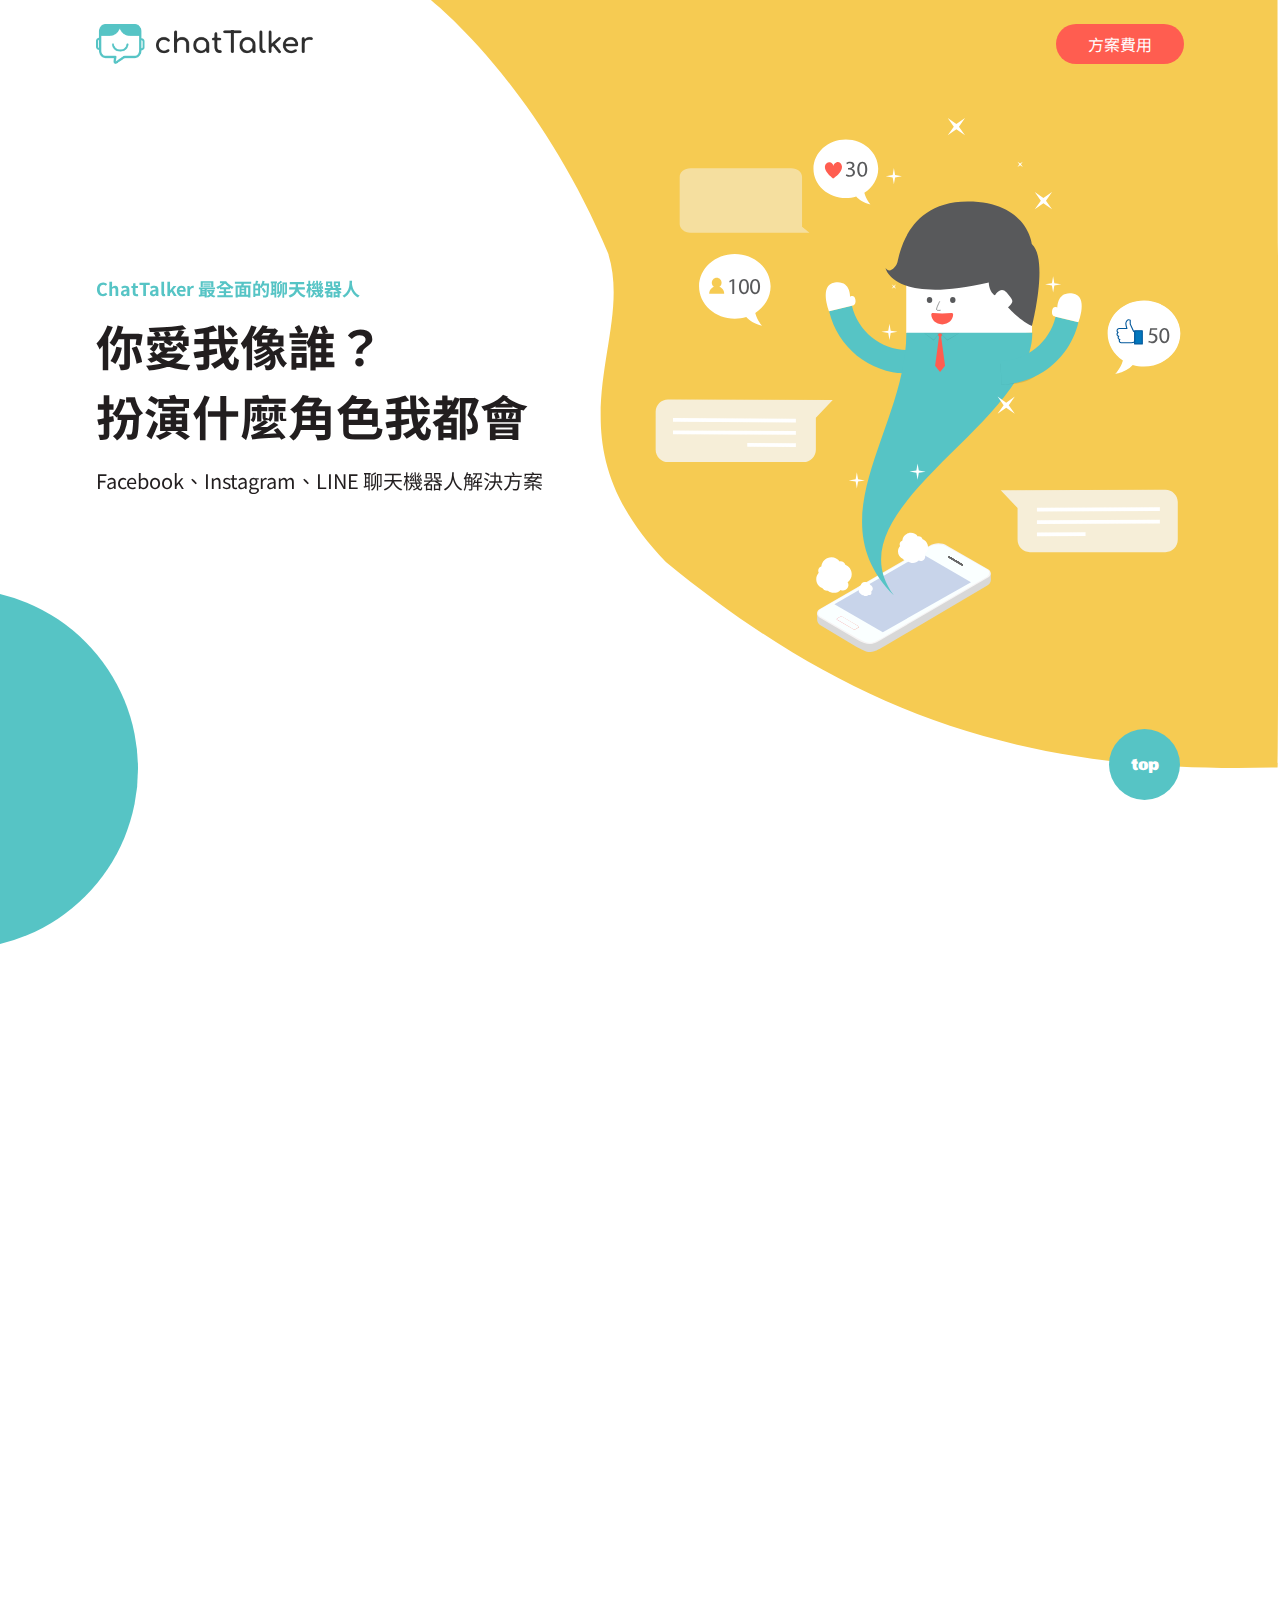
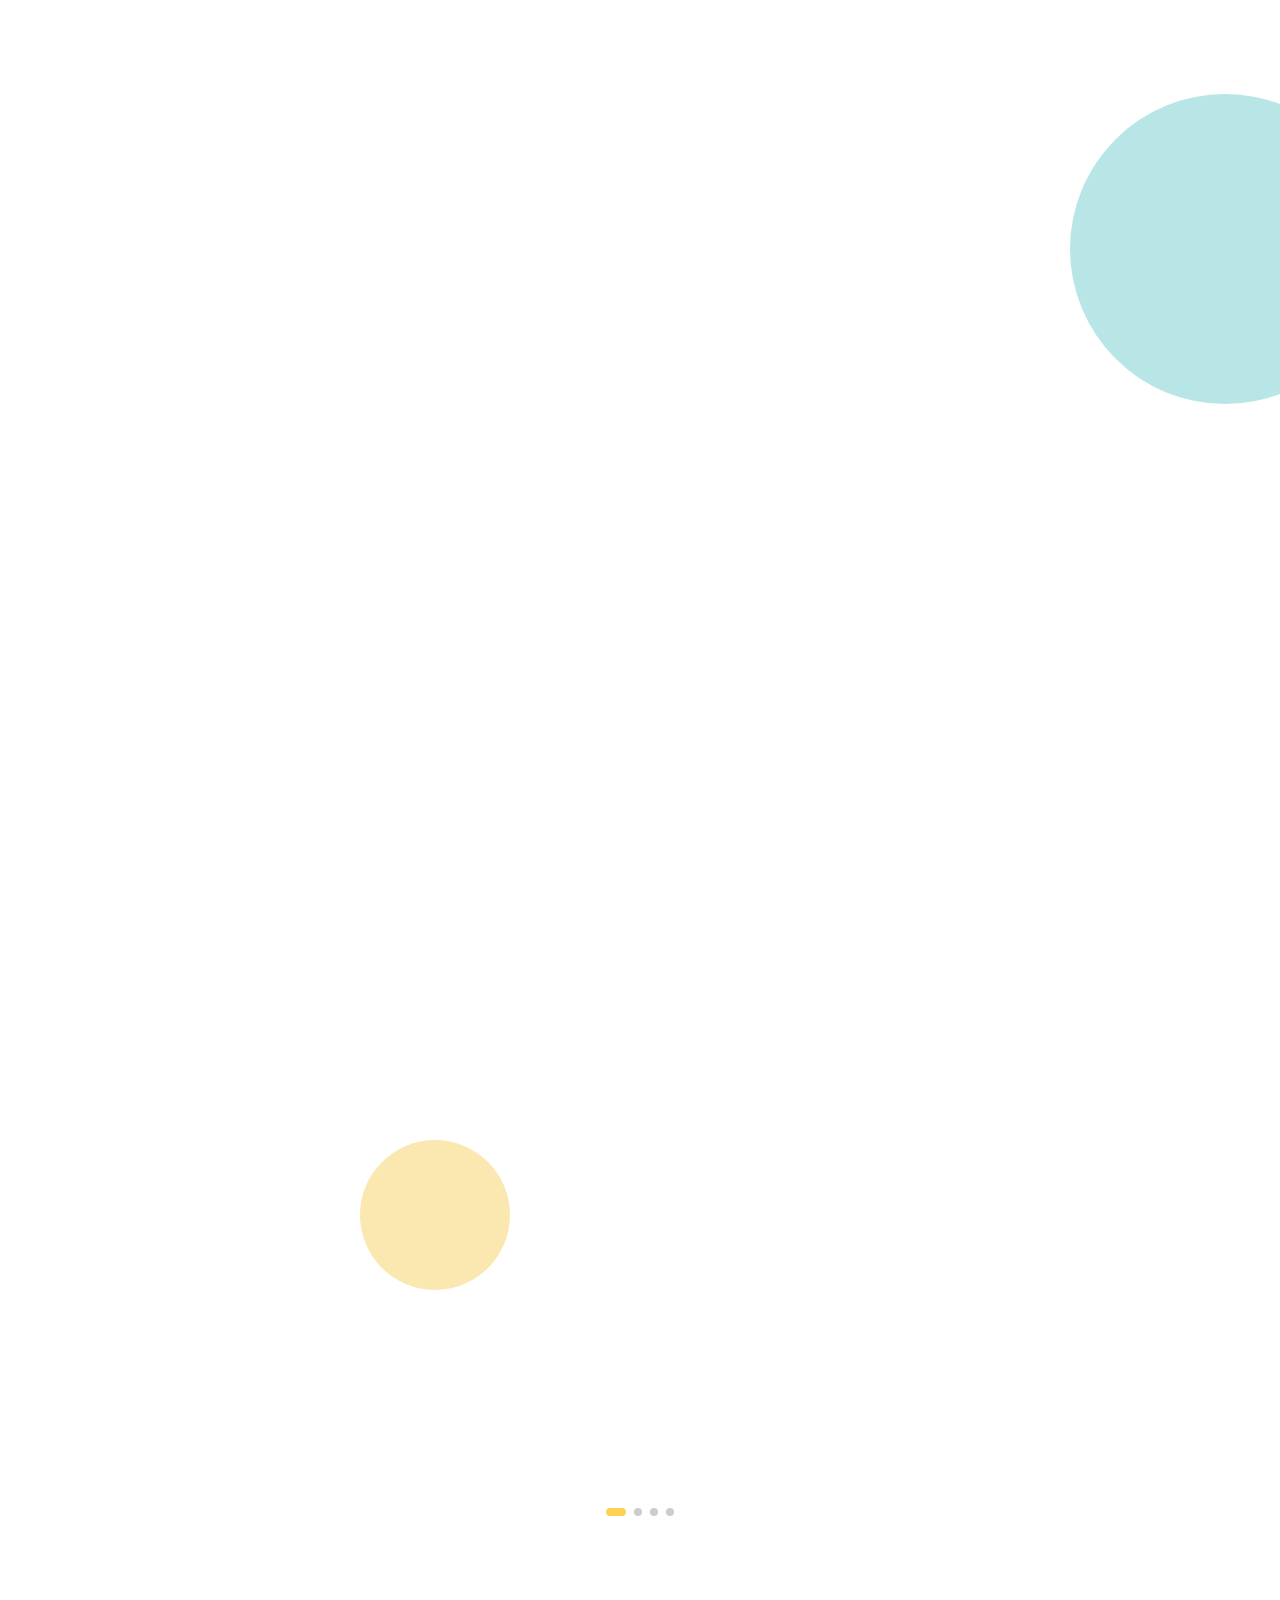
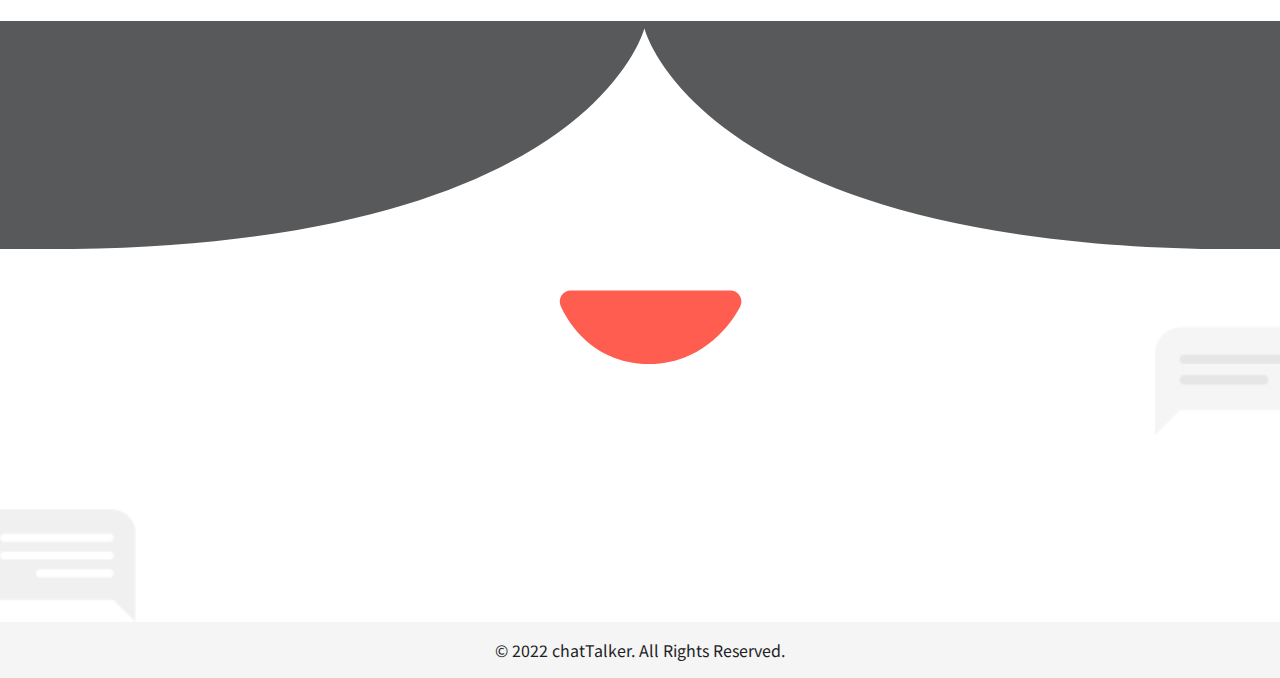
<file: index.html>
<!DOCTYPE html>
<html lang="en">

<head>
    <meta charset="UTF-8">
    <meta http-equiv="X-UA-Compatible" content="IE=edge">
    <meta name="viewport" content="width=device-width, initial-scale=1.0">
    <link rel="shortcut icon" href="images/logo_icon.png">
    <meta name='description' content='你愛我像誰？ 扮演什麼角色我都會 Facebook、Instagram、LINE 聊天機器人解決方案' />


    <meta property="og:title" content="ChatTalker 最全面的聊天機器人" />
    <meta property="og:description" content="你愛我像誰？ 扮演什麼角色我都會 Facebook、Instagram、LINE 聊天機器人解決方案">
    <meta property="og:type" content="website" />
    <title>ChatTalker 最全面的聊天機器人</title>
    <link rel="preconnect" href="https://fonts.googleapis.com">
    <link rel="preconnect" href="https://fonts.gstatic.com" crossorigin>
    <link
        href="https://fonts.googleapis.com/css2?family=Comfortaa&family=Noto+Sans+TC:wght@400;700&family=Wendy+One&display=swap"
        rel="stylesheet">
    <link rel="stylesheet" href="https://unpkg.com/aos@next/dist/aos.css" />
    <link rel="stylesheet" href="https://unpkg.com/swiper@8/swiper-bundle.min.css" />
    <link rel="stylesheet" href="scss/all.css">
</head>

<body>
    <div class="index-bg"></div>
    <a href="#" class="scrolltop btn-primary" id="top">top</a>
    <header class="header-md-border">
        <div class="container">
            <nav class="nav py-3 py-md-2">
                <div class="logo"><a href="index.html">chatTalker</a></div>
                <ul>
                    <li>
                        <a href="price.html" class="btn-navbtn px-4 py-1 color-white">方案費用</a>
                    </li>
                </ul>
            </nav>
        </div>
    </header>
    <main class="container">
        <section class="heroBanner">
            <div>
                <h3 data-aos="fade-right" class="color-primary fz-px-18 mb-1">ChatTalker 最全面的聊天機器人</h3>
                <h1 data-aos="fade-right" data-aos-delay="200" class="mb-2">你愛我像誰？<br>扮演什麼角色我都會</h1>
                <p data-aos="fade-right" data-aos-delay="400" class="fz-px-20 lh-banner-p mb-md-4">
                    Facebook、Instagram、LINE 聊天機器人解決方案</p>
            </div>
            <img data-aos="fade-left" src="images/home.svg" alt="" class="bannerImg">
        </section>
        <section class="platform text-center m-section">
            <h2 data-aos="fade-down" class="mb-6">三大平台，我來搞定</h2>
            <ul class="d-flex justify-content-space-around">
                <li data-aos="fade-right" class="platform-info">
                    <img src="images/messenger.svg" alt="" class="platform-img mb-3">
                    <h3 class="fz-3 mb-3">Facebook Messenger</h3>
                    <p class="color-platform-p">結合粉絲專頁，提高粉絲互動率<br>有效經營品牌社群</p>
                </li>
                <li data-aos="fade-right" data-aos-delay="200" class="platform-info">
                    <img src="images/line.svg" alt="" class="platform-img mb-3">
                    <h3 class="fz-3 mb-3">LINE 官方帳號</h3>
                    <p class="color-platform-p">融入日常生活，精準傳遞品牌資訊<br>打造個人化專屬服務</p>
                </li>
                <li data-aos="fade-right" data-aos-delay="400" class="platform-info">
                    <img src="images/instagram.svg" alt="" class="platform-img mb-3">
                    <h3 class="fz-3 mb-3">Instagram 商業帳號</h3>
                    <p class="color-platform-p">貼近粉絲，提升品牌自然聲量<br>行銷、抽獎一站完成</p>
                </li>
            </ul>
        </section>
        <section class="situation text-center m-section ">
            <h2 data-aos="fade-down" class="mb-2">任何的角色，我都能給</h2>
            <p data-aos="fade-down" data-aos-delay="200" class="lh-banner-p mb-6">量身打造您想要的專屬服務，幫助您迅速判斷成效、並加快決策</p>
            <ul class="row">
                <li data-aos="flip-left" data-aos-delay="200" class="col-3 col-md-6 col-sm-12 mb-md-3">
                    <div class="card">
                        <img src="images/ch01.svg" alt="" class="card-img mb-2">
                        <h3 class="color-primary mb-2">活動主</h3>
                        <p class="pb-3">用戶數位足跡掌握在手<br>精準取得客戶輪廓，提供分析</p>
                    </div>
                </li>
                <li data-aos="flip-left" data-aos-delay="400" class="col-3 col-md-6 col-sm-12 mb-md-3">
                    <div class="card">
                        <img src="images/ch02.svg" alt="" class="card-img mb-2">
                        <h3 class="color-primary mb-2">創作者</h3>
                        <p class="pb-3">自由設計互動腳本<br>輕鬆整合各項數據</p>
                    </div>
                </li>
                <li data-aos="flip-left" data-aos-delay="600" class="col-3 col-md-6 col-sm-12 mb-md-3">
                    <div class="card">
                        <img src="images/ch03.svg" alt="" class="card-img mb-2">
                        <h3 class="color-primary mb-2">企業品牌</h3>
                        <p class="pb-3">多元資料整合，做出服務差異化<br>幫助企業加速決策</p>
                    </div>
                </li>
                <li data-aos="flip-left" data-aos-delay="800" class="col-3 col-md-6 col-sm-12 mb-md-3">
                    <div class="card">
                        <img src="images/ch04.svg" alt="" class="card-img mb-2">
                        <h3 class="color-primary mb-2">其他</h3>
                        <p class="pb-3">創造更多可能...</p>
                    </div>
                </li>
            </ul>
        </section>
        <section class="feature row">
            <ul class="d-flex flex-wrap justify-content-space-between col-6 col-md-10">
                <li data-aos="zoom-out-right" class="card p-4 mb-6 mr-2 mb-md-4 mr-md-0">
                    <div class="round flex-center mr-10 mb-3">
                        <img src="images/icon01.svg" alt="">
                    </div>
                    <h3 class="fz-px-18 mb-2">無敵轉換術</h3>
                    <p class="mb-2">精準掌握客群來源<br>分析用戶轉化流程</p>
                </li>
                <li data-aos="zoom-out-right" data-aos-delay="200" class="card p-4 mb-6 mr-2 mb-md-4 mr-md-0">
                    <div class="round flex-center mr-10 mb-3">
                        <img src="images/icon02.svg" alt="">
                    </div>
                    <h3 class="fz-px-18 mb-2">聊天機器人</h3>
                    <p class="mb-2">66款聊天機器人模組<br>自由設計聊天流程</p>
                </li>
                <li data-aos="zoom-out-right" class="card p-4 mb-6 mr-2 mb-md-4 mr-md-0">
                    <div class="round flex-center mr-10 mb-3">
                        <img src="images/icon03.svg" alt="">
                    </div>
                    <h3 class="fz-px-18 mb-2">一站式訊息中心</h3>
                    <p class="mb-2">整合Messenger、LINE<br>和IG三大平台訊息</p>
                </li>
                <li data-aos="zoom-out-right" data-aos-delay="200" class="card p-4 mb-6 mr-2 mb-md-4 mr-md-0">
                    <div class="round flex-center mr-10 mb-3">
                        <img src="images/icon04.svg" alt="">
                    </div>
                    <h3 class="fz-px-18 mb-2">群發訊息</h3>
                    <p class="mb-2">自由選定特定受眾<br>精準推送群發訊息</p>
                </li>
            </ul>
            <div class="feature-text word-wrap-normal col-5 col-md-12">
                <h2 data-aos="fade-down" class="mb-2">快速了解客戶輪廓<br>建立品牌流量池</h2>
                <p data-aos="fade-down" data-aos-delay="200" class="fz-px-18 mb-3">
                    深入用戶日常，成為用戶貼身好友<br>精準傳遞品牌資訊，打造個人化專屬服務<br>不知不覺深入用戶生活，成為用戶貼心的好朋朋:D</p>
                <a href="price.html" data-aos="fade-down" data-aos-delay="400"
                    class="btn-primary color-white fz-px-18 px-4 py-px-12">方案費用</a>
            </div>
        </section>
        <section class="praise">
            <h2 data-aos="fade-down" class="praise-title text-center">好評如潮</h2>
            <div class="swiper" id="comment-swiper">
                <ul class=" swiper-wrapper">
                    <li data-aos="zoom-in" class="swiper-slide">
                        <div class="card px-4 pt-6 p-relative">
                            <div class="p-absolute praise-img">
                                <img src="images/user01.jpg" alt="">
                            </div>
                            <p class="underline mb-3">原來聊天機器人可以這麼有人性！團隊有完整的行銷計畫提供數位整合，讓我們公司的產品用更活潑的方式讓使用者認識。</p>
                            <h3 class="mb-1">清心寡慾設計公司</h3>
                            <p class="d-flex justify-content-space-between pb-3">
                                Lina 執行長
                                <span>
                                    <img src="images/icon_star.svg" alt="">
                                    <img src="images/icon_star.svg" alt="">
                                    <img src="images/icon_star.svg" alt="">
                                    <img src="images/icon_star.svg" alt="">
                                    <img src="images/icon_star.svg" alt="">
                                </span>
                            </p>
                        </div>
                    </li>
                    <li data-aos="zoom-in" data-aos-delay="200" class="swiper-slide">
                        <div class="card px-4 pt-6 p-relative">
                            <div class="p-absolute praise-img">
                                <img src="images/user02.jpg" alt="">
                            </div>
                            <p class="underline mb-3">團隊很積極的協助行銷追蹤，針對機器人進行優化，讓我們一個月內提高10000個追蹤者，客戶體驗回饋很正面！</p>
                            <h3 class="mb-1">subwhat 行銷公司</h3>
                            <p class="d-flex justify-content-space-between pb-3">
                                Zoe 活動長
                                <span>
                                    <img src="images/icon_star.svg" alt="">
                                    <img src="images/icon_star.svg" alt="">
                                    <img src="images/icon_star.svg" alt="">
                                    <img src="images/icon_star.svg" alt="">
                                    <img src="images/icon_star.svg" alt="">
                                </span>
                            </p>
                        </div>
                    </li>
                    <li data-aos="zoom-in" data-aos-delay="400" class="swiper-slide">
                        <div class="card px-4 pt-6 p-relative">
                            <div class="p-absolute praise-img">
                                <img src="images/user03.jpg" alt="">
                            </div>
                            <p class="underline mb-3">經營了好久的IG，一直無法提升粉絲數，和團隊合作後，才知道可以用聊天機器人玩這麼豐富的行銷活動！太讚拉～</p>
                            <h3 class="mb-1">油土伯</h3>
                            <p class="d-flex justify-content-space-between pb-3">
                                HowBig
                                <span>
                                    <img src="images/icon_star.svg" alt="">
                                    <img src="images/icon_star.svg" alt="">
                                    <img src="images/icon_star.svg" alt="">
                                    <img src="images/icon_star.svg" alt="">
                                    <img src="images/icon_star.svg" alt="">
                                </span>
                            </p>
                        </div>
                    </li>
                    <li class="swiper-slide">
                        <div class="card px-4 pt-6 p-relative">
                            <div class="p-absolute praise-img">
                                <img src="images/user01.jpg" alt="">
                            </div>
                            <p class="underline mb-3">原來聊天機器人可以這麼有人性！團隊有完整的行銷計畫提供數位整合，讓我們公司的產品用更活潑的方式讓使用者認識。</p>
                            <h3 class="mb-1">清心寡慾設計公司</h3>
                            <p class="d-flex justify-content-space-between pb-3">
                                Lina 執行長
                                <span>
                                    <img src="images/icon_star.svg" alt="">
                                    <img src="images/icon_star.svg" alt="">
                                    <img src="images/icon_star.svg" alt="">
                                    <img src="images/icon_star.svg" alt="">
                                    <img src="images/icon_star.svg" alt="">
                                </span>
                            </p>
                        </div>
                    </li>
                    <li class="swiper-slide">
                        <div class="card px-4 pt-6 p-relative">
                            <div class="p-absolute praise-img">
                                <img src="images/user02.jpg" alt="">
                            </div>
                            <p class="underline mb-3">團隊很積極的協助行銷追蹤，針對機器人進行優化，讓我們一個月內提高10000個追蹤者，客戶體驗回饋很正面！</p>
                            <h3 class="mb-1">subwhat 行銷公司</h3>
                            <p class="d-flex justify-content-space-between pb-3">
                                Zoe 活動長
                                <span>
                                    <img src="images/icon_star.svg" alt="">
                                    <img src="images/icon_star.svg" alt="">
                                    <img src="images/icon_star.svg" alt="">
                                    <img src="images/icon_star.svg" alt="">
                                    <img src="images/icon_star.svg" alt="">
                                </span>
                            </p>
                        </div>
                    </li>
                    <li class="swiper-slide">
                        <div class="card px-4 pt-6 p-relative">
                            <div class="p-absolute praise-img">
                                <img src="images/user03.jpg" alt="">
                            </div>
                            <p class="underline mb-3">經營了好久的IG，一直無法提升粉絲數，和團隊合作後，才知道可以用聊天機器人玩這麼豐富的行銷活動！太讚拉～</p>
                            <h3 class="mb-1">油土伯</h3>
                            <p class="d-flex justify-content-space-between pb-3">
                                HowBig
                                <span>
                                    <img src="images/icon_star.svg" alt="">
                                    <img src="images/icon_star.svg" alt="">
                                    <img src="images/icon_star.svg" alt="">
                                    <img src="images/icon_star.svg" alt="">
                                    <img src="images/icon_star.svg" alt="">
                                </span>
                            </p>
                        </div>
                    </li>
                </ul>
                <div class="swiper-pagination"></div>
            </div>

        </section>
    </main>

    <div class="footerBanner">
        <img src="images/footer_sm.svg" alt="">
        <div class="container text-center">
            <h2 data-aos="fade-down" class="mb-6 pt-12 pt-sm-3">\ 美好用戶體驗，從對話開始 /</h2>
            <a data-aos="fade-down" data-aos-delay="200" href="price.html"
                class="btn-primary color-white fz-px-18 px-4 py-px-12">方案費用</a>
        </div>
    </div>

    <footer class="text-center copyright py-2">© 2022 chatTalker. All Rights Reserved.</footer>



    <script src="https://unpkg.com/aos@next/dist/aos.js"></script>
    <script src="https://unpkg.com/swiper@8/swiper-bundle.min.js"></script>
    <script src="js/all.js"></script>
    <script>
        AOS.init({
            duration: 600, // 完成動畫所需的時間
            easing: 'ease-out-back', // 動畫曲線
            once: true, // 動畫是否只跑一次
        });
    </script>
</body>

</html>
</file>
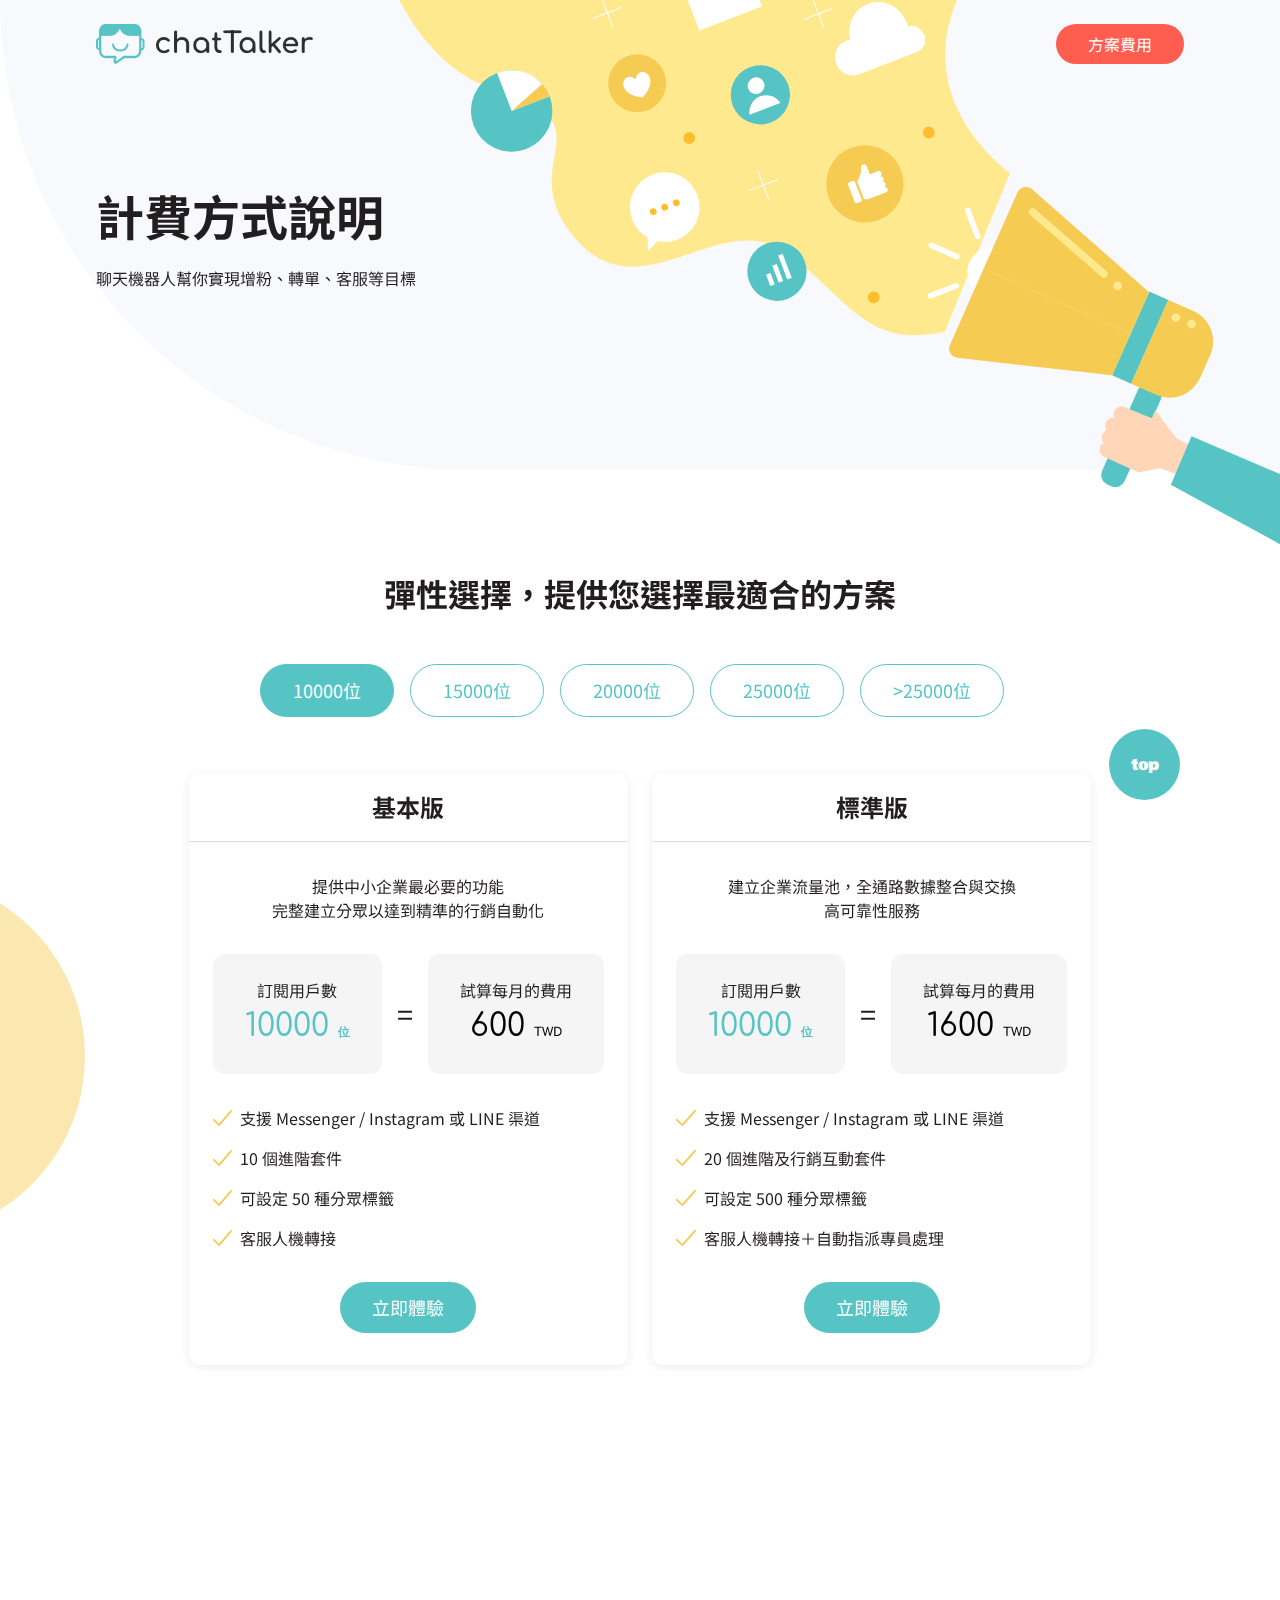
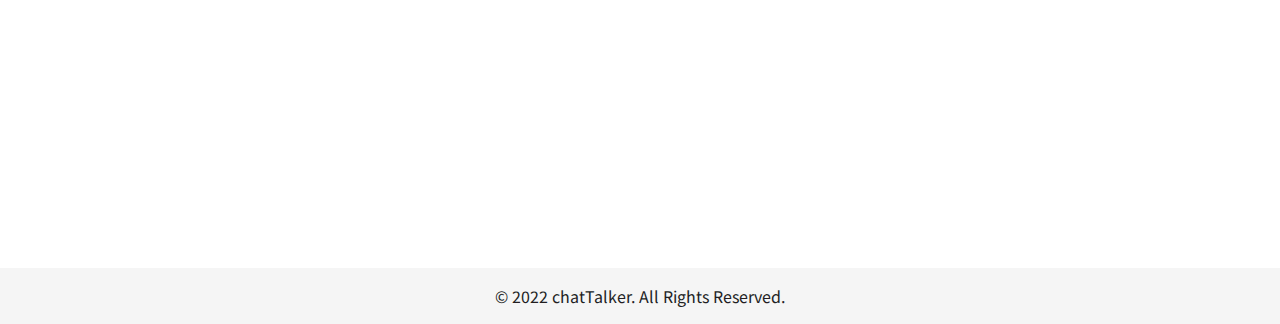
<file: price.html>
<!DOCTYPE html>
<html lang="en">

<head>
    <meta charset="UTF-8">
    <meta http-equiv="X-UA-Compatible" content="IE=edge">
    <meta name="viewport" content="width=device-width, initial-scale=1.0">
    <link rel="shortcut icon" href="images/logo_icon.png">
    <meta name='description' content='聊天機器人幫你實現增粉、轉單、客服等目標' />


    <meta property="og:title" content="方案費用 - chatTalker" />
    <meta property="og:description" content="聊天機器人幫你實現增粉、轉單、客服等目標">
    <meta property="og:type" content="website" />

    <title>方案費用 - chatTalker</title>
    <link rel="preconnect" href="https://fonts.googleapis.com">
    <link rel="preconnect" href="https://fonts.gstatic.com" crossorigin>
    <link
        href="https://fonts.googleapis.com/css2?family=Comfortaa&family=Noto+Sans+TC:wght@400;700&family=Wendy+One&display=swap"
        rel="stylesheet">
    <link rel="stylesheet" href="https://unpkg.com/aos@next/dist/aos.css" />
    <link rel="stylesheet" href="scss/all.css">
</head>

<body>
    <div class="ball"></div>
    <a href="#" class="scrolltop btn-primary" id="top">top</a>
    <header class="pirce-bg header-md-border">
        <div class="container">
            <nav class=" nav py-3 py-md-2">
                <div class="logo"><a href="index.html">chatTalker</a></div>
                <ul>
                    <li>
                        <a href="" class="btn-navbtn px-4 py-1 color-white">方案費用</a>
                    </li>
                </ul>
            </nav>
            <section class="pirce-banner">
                <h1 data-aos="fade-down" class="mb-2">計費方式說明</h1>
                <p data-aos="fade-down" data-aos-delay="200">聊天機器人幫你實現增粉、轉單、客服等目標</p>
            </section>
        </div>
    </header>
    <section class="pirce-title-md">
        <div class="pirce-title-md-banner container">
            <h1 data-aos="fade-down" class="mb-md-2">計費方式說明</h1>
            <p data-aos="fade-down" data-aos-delay="200">聊天機器人幫你實現增粉、轉單、客服等目標</p>
        </div>
    </section>

    <main class="container">
        <section class="text-center">
            <h2 data-aos="fade-down" data-aos-delay="200" class="mb-6 mb-md-3">彈性選擇，提供您選擇最適合的方案</h2>
            <ul class="d-flex btn-list mb-7">
                <li data-aos="fade-up-right" data-aos-delay="200">
                    <a href="#" onclick="btn_price_toggle('10000',event)" class="btn-outline active">10000位</a>
                </li>
                <li data-aos="fade-up-right" data-aos-delay="400">
                    <a href="#" onclick="btn_price_toggle('15000',event)" class="btn-outline">15000位</a>
                </li>
                <li data-aos="fade-up-right" data-aos-delay="600">
                    <a href="#" onclick="btn_price_toggle('20000',event)" class="btn-outline">20000位</a>
                </li>
                <li data-aos="fade-up-right" data-aos-delay="800">
                    <a href="#" onclick="btn_price_toggle('25000',event)" class="btn-outline">25000位</a>
                </li>
                <li data-aos="fade-up-right" data-aos-delay="1000">
                    <a href="#" onclick="btn_price_toggle('>25000',event)" class="btn-outline">>25000位</a>
                </li>
            </ul>
            <div class="program row justify-content-center">
                <div data-aos="zoom-out-right" data-aos-delay="400" class="col-5 col-md-12 program-item">
                    <div class="card">
                        <h3 class="fz-3 pt-2 underline-program">基本版</h3>
                        <p class="my-4 px-3 px-md-2">提供中小企業最必要的功能<br>完整建立分眾以達到精準的行銷自動化</p>
                        <div class="box d-flex align-items-center justify-content-space-between mb-4 px-3 px-md-2">
                            <div class="program-box">
                                <p>訂閱用戶數</p>
                                <h4 id="basic_user" class="fz-4 color-primary">10000 <sub class="fw-b">位</sub></h4>
                            </div>
                            <p class="fz-px-29">=</p>
                            <div class="program-box">
                                <p>試算每月的費用</p>
                                <h4 id="basic_price" class="fz-4 color-black">600 <sub class="fw-b">TWD</sub></h4>
                            </div>
                        </div>
                        <ul class="mb-4 px-3 px-md-2">
                            <li class="d-flex mb-2">
                                <img src="images/icon_check.svg" alt="" class="mr-1">
                                <p>支援 Messenger / Instagram 或 LINE 渠道</p>
                            </li>
                            <li class="d-flex mb-2">
                                <img src="images/icon_check.svg" alt="" class="mr-1">
                                <p>10 個進階套件</p>
                            </li>
                            <li class="d-flex mb-2">
                                <img src="images/icon_check.svg" alt="" class="mr-1">
                                <p>可設定 50 種分眾標籤</p>
                            </li>
                            <li class="d-flex mb-2">
                                <img src="images/icon_check.svg" alt="" class="mr-1">
                                <p>客服人機轉接</p>
                            </li>
                        </ul>
                        <a href="#" class="btn-primary color-white fz-px-18 px-4 py-px-12 mb-4">立即體驗</a>
                    </div>
                </div>
                <div data-aos="zoom-out-right" data-aos-delay="600" class="col-5 col-md-12 program-item">
                    <div class="card">
                        <h3 class="fz-3 pt-2 underline-program">標準版</h3>
                        <p class="my-4 px-3 my-md-3">建立企業流量池，全通路數據整合與交換<br>高可靠性服務</p>
                        <div class="d-flex align-items-center justify-content-space-between mb-4 px-3 px-md-2">
                            <div class="program-box">
                                <p>訂閱用戶數</p>
                                <h4 id="normal_user" class="fz-4 color-primary">10000 <sub class="fw-b">位</sub></h4>
                            </div>
                            <p class="fz-px-29">=</p>
                            <div class="program-box">
                                <p>試算每月的費用</p>
                                <h4 id="normal_price" class="fz-4 color-black">1600 <sub class="fw-b">TWD</sub></h4>
                            </div>
                        </div>
                        <ol class="mb-4 px-3 px-md-2">
                            <li class="d-flex mb-2">
                                <img src="images/icon_check.svg" alt="" class="mr-1">
                                <p>支援 Messenger / Instagram 或 LINE 渠道</p>
                            </li>
                            <li class="d-flex mb-2">
                                <img src="images/icon_check.svg" alt="" class="mr-1">
                                <p>20 個進階及行銷互動套件</p>
                            </li>
                            <li class="d-flex mb-2">
                                <img src="images/icon_check.svg" alt="" class="mr-1">
                                <p>可設定 500 種分眾標籤</p>
                            </li>
                            <li class="d-flex mb-2">
                                <img src="images/icon_check.svg" alt="" class="mr-1">
                                <p>客服人機轉接＋自動指派專員處理</p>
                            </li>
                        </ol>
                        <a href="#" class="btn-primary color-white fz-px-18 px-4 py-px-12 mb-4">立即體驗</a>
                    </div>
                </div>

            </div>
        </section>
        <section>
            <h2 data-aos="fade-down" class="mb-6 text-center mb-md-4">常見問題</h2>
            <ul class="que">
                <li data-aos="fade-up" id="que_1" onclick="que_toggle('1')" class="card mb-2 que-item">
                    <div class="d-flex justify-content-space-between px-4 py-2 que-item-q">
                        <h3 class="fz-px-18">我要怎麼變更方案？</h3>
                        <button class="plus"><img src="images/icon_plus.svg" alt=""></button>
                        <button class="minus"><img src="images/icon_minus.svg" alt=""></button>
                    </div>
                    <div id="ans_1" class="que-item-a">
                        <p class="color-platform-p lh-que-ans px-4 pt-1 pb-4">請聯絡您的業務專員修改訂閱方案，我們將為您進行變更流程。</p>
                    </div>
                </li>
                <li data-aos="fade-up" id="que_2" onclick="que_toggle('2')" data-aos-delay="200"
                    class="card mb-2 que-item">
                    <div class="d-flex justify-content-space-between px-4 py-2 que-item-q">
                        <h3 class="fz-px-18">如果我沒有LINE官方帳號怎麼辦？</h3>
                        <button class="plus"><img src="images/icon_plus.svg" alt=""></button>
                        <button class="minus"><img src="images/icon_minus.svg" alt=""></button>
                    </div>
                    <div id="ans_2" class="que-item-a">
                        <p class="color-platform-p lh-que-ans px-4 pt-1 pb-4">請聯絡您的業務專員修改訂閱方案，我們將為您進行變更流程。</p>
                    </div>
                </li>
                <li data-aos="fade-up" id="que_3" onclick="que_toggle('3')" data-aos-delay="400"
                    class="card mb-2 que-item">
                    <div class="d-flex justify-content-space-between px-4 py-2 que-item-q">
                        <h3 class="fz-px-18">非上班日有客服支援嗎？</h3>
                        <button class="plus"><img src="images/icon_plus.svg" alt=""></button>
                        <button class="minus"><img src="images/icon_minus.svg" alt=""></button>
                    </div>
                    <div id="ans_3" class="que-item-a">
                        <p class="color-platform-p lh-que-ans px-4 pt-1 pb-4">
                            當然哦！我們錢都收了，不會拋棄你的！<br>請您直接來我們公司，我們假日也都在辦公室。</p>
                    </div>
                </li>
            </ul>
        </section>
    </main>

    <footer class="text-center copyright py-2">© 2022 chatTalker. All Rights Reserved.</footer>
    <script src="js/all.js"></script>
    <script src="https://unpkg.com/aos@next/dist/aos.js"></script>
    <script>
        AOS.init({
            duration: 600, // 完成動畫所需的時間
            easing: 'ease-out-back', // 動畫曲線
            once: true, // 動畫是否只跑一次
        });
    </script>
</body>

</html>
</file>
<file: scss/all.css>
@import url("https://fonts.googleapis.com/css2?family=Comfortaa&family=Noto+Sans+TC:wght@400;700&family=Wendy+One&display=swap");
/* http://meyerweb.com/eric/tools/css/reset/ 
   v2.0 | 20110126
   License: none (public domain)
*/
html, body, div, span, applet, object, iframe,
h1, h2, h3, h4, h5, h6, p, blockquote, pre,
a, abbr, acronym, address, big, cite, code,
del, dfn, em, img, ins, kbd, q, s, samp,
small, strike, strong, sub, sup, tt, var,
b, u, i, center,
dl, dt, dd, ol, ul, li,
fieldset, form, label, legend,
table, caption, tbody, tfoot, thead, tr, th, td,
article, aside, canvas, details, embed,
figure, figcaption, footer, header, hgroup,
menu, nav, output, ruby, section, summary,
time, mark, audio, video {
  margin: 0;
  padding: 0;
  border: 0;
  font-size: 100%;
  font: inherit;
  vertical-align: baseline;
}

/* HTML5 display-role reset for older browsers */
article, aside, details, figcaption, figure,
footer, header, hgroup, menu, nav, section {
  display: block;
}

body {
  line-height: 1;
}

ol, ul {
  list-style: none;
}

blockquote, q {
  quotes: none;
}

blockquote:before, blockquote:after,
q:before, q:after {
  content: '';
  content: none;
}

table {
  border-collapse: collapse;
  border-spacing: 0;
}

button {
  border: 0;
  background: none;
  cursor: pointer;
}

*,
::before,
::after {
  -webkit-box-sizing: border-box;
          box-sizing: border-box;
}

.container {
  max-width: 1120px;
  margin: 0 auto;
  padding-left: 1rem;
  padding-right: 1rem;
}

.container h1 {
  font-size: 3rem;
  font-weight: bold;
  line-height: 70px;
}

.container h2 {
  font-size: 32px;
  font-weight: bold;
  line-height: 46px;
}

.container h3 {
  font-weight: bold;
}

@media screen and (max-width: 768px) {
  .container {
    max-width: 768px;
    padding: 0 20px;
  }
  .container h1 {
    font-size: 2rem;
    line-height: 46px;
  }
  .container h2 {
    font-size: 28px;
    line-height: 40px;
  }
  .container h3 {
    font-size: 1rem;
  }
  .container p {
    font-size: 1rem;
  }
}

.row {
  display: -webkit-box;
  display: -ms-flexbox;
  display: flex;
  -ms-flex-wrap: wrap;
      flex-wrap: wrap;
  margin-right: -0.75rem;
  margin-left: -0.75rem;
}

.row > * {
  -ms-flex-negative: 0;
      flex-shrink: 0;
  width: 100%;
  max-width: 100%;
}

.col-1 {
  -webkit-box-flex: 0;
      -ms-flex: 0 0 auto;
          flex: 0 0 auto;
  width: 8.33333%;
  padding-right: 0.75rem;
  padding-left: 0.75rem;
}

.col-2 {
  -webkit-box-flex: 0;
      -ms-flex: 0 0 auto;
          flex: 0 0 auto;
  width: 16.66667%;
  padding-right: 0.75rem;
  padding-left: 0.75rem;
}

.col-3 {
  -webkit-box-flex: 0;
      -ms-flex: 0 0 auto;
          flex: 0 0 auto;
  width: 25%;
  padding-right: 0.75rem;
  padding-left: 0.75rem;
}

.col-4 {
  -webkit-box-flex: 0;
      -ms-flex: 0 0 auto;
          flex: 0 0 auto;
  width: 33.33333%;
  padding-right: 0.75rem;
  padding-left: 0.75rem;
}

.col-5 {
  -webkit-box-flex: 0;
      -ms-flex: 0 0 auto;
          flex: 0 0 auto;
  width: 41.66667%;
  padding-right: 0.75rem;
  padding-left: 0.75rem;
}

.col-6 {
  -webkit-box-flex: 0;
      -ms-flex: 0 0 auto;
          flex: 0 0 auto;
  width: 50%;
  padding-right: 0.75rem;
  padding-left: 0.75rem;
}

.col-7 {
  -webkit-box-flex: 0;
      -ms-flex: 0 0 auto;
          flex: 0 0 auto;
  width: 58.33333%;
  padding-right: 0.75rem;
  padding-left: 0.75rem;
}

.col-8 {
  -webkit-box-flex: 0;
      -ms-flex: 0 0 auto;
          flex: 0 0 auto;
  width: 66.66667%;
  padding-right: 0.75rem;
  padding-left: 0.75rem;
}

.col-9 {
  -webkit-box-flex: 0;
      -ms-flex: 0 0 auto;
          flex: 0 0 auto;
  width: 75%;
  padding-right: 0.75rem;
  padding-left: 0.75rem;
}

.col-10 {
  -webkit-box-flex: 0;
      -ms-flex: 0 0 auto;
          flex: 0 0 auto;
  width: 83.33333%;
  padding-right: 0.75rem;
  padding-left: 0.75rem;
}

.col-11 {
  -webkit-box-flex: 0;
      -ms-flex: 0 0 auto;
          flex: 0 0 auto;
  width: 91.66667%;
  padding-right: 0.75rem;
  padding-left: 0.75rem;
}

.col-12 {
  -webkit-box-flex: 0;
      -ms-flex: 0 0 auto;
          flex: 0 0 auto;
  width: 100%;
  padding-right: 0.75rem;
  padding-left: 0.75rem;
}

@media screen and (max-width: 1120px) {
  .col-lg-1 {
    -webkit-box-flex: 0;
        -ms-flex: 0 0 auto;
            flex: 0 0 auto;
    width: 8.33333%;
    padding-right: 0.75rem;
    padding-left: 0.75rem;
  }
  .col-lg-2 {
    -webkit-box-flex: 0;
        -ms-flex: 0 0 auto;
            flex: 0 0 auto;
    width: 16.66667%;
    padding-right: 0.75rem;
    padding-left: 0.75rem;
  }
  .col-lg-3 {
    -webkit-box-flex: 0;
        -ms-flex: 0 0 auto;
            flex: 0 0 auto;
    width: 25%;
    padding-right: 0.75rem;
    padding-left: 0.75rem;
  }
  .col-lg-4 {
    -webkit-box-flex: 0;
        -ms-flex: 0 0 auto;
            flex: 0 0 auto;
    width: 33.33333%;
    padding-right: 0.75rem;
    padding-left: 0.75rem;
  }
  .col-lg-5 {
    -webkit-box-flex: 0;
        -ms-flex: 0 0 auto;
            flex: 0 0 auto;
    width: 41.66667%;
    padding-right: 0.75rem;
    padding-left: 0.75rem;
  }
  .col-lg-6 {
    -webkit-box-flex: 0;
        -ms-flex: 0 0 auto;
            flex: 0 0 auto;
    width: 50%;
    padding-right: 0.75rem;
    padding-left: 0.75rem;
  }
  .col-lg-7 {
    -webkit-box-flex: 0;
        -ms-flex: 0 0 auto;
            flex: 0 0 auto;
    width: 58.33333%;
    padding-right: 0.75rem;
    padding-left: 0.75rem;
  }
  .col-lg-8 {
    -webkit-box-flex: 0;
        -ms-flex: 0 0 auto;
            flex: 0 0 auto;
    width: 66.66667%;
    padding-right: 0.75rem;
    padding-left: 0.75rem;
  }
  .col-lg-9 {
    -webkit-box-flex: 0;
        -ms-flex: 0 0 auto;
            flex: 0 0 auto;
    width: 75%;
    padding-right: 0.75rem;
    padding-left: 0.75rem;
  }
  .col-lg-10 {
    -webkit-box-flex: 0;
        -ms-flex: 0 0 auto;
            flex: 0 0 auto;
    width: 83.33333%;
    padding-right: 0.75rem;
    padding-left: 0.75rem;
  }
  .col-lg-11 {
    -webkit-box-flex: 0;
        -ms-flex: 0 0 auto;
            flex: 0 0 auto;
    width: 91.66667%;
    padding-right: 0.75rem;
    padding-left: 0.75rem;
  }
  .col-lg-12 {
    -webkit-box-flex: 0;
        -ms-flex: 0 0 auto;
            flex: 0 0 auto;
    width: 100%;
    padding-right: 0.75rem;
    padding-left: 0.75rem;
  }
}

@media screen and (max-width: 768px) {
  .col-md-1 {
    -webkit-box-flex: 0;
        -ms-flex: 0 0 auto;
            flex: 0 0 auto;
    width: 8.33333%;
    padding-right: 0.75rem;
    padding-left: 0.75rem;
  }
  .col-md-2 {
    -webkit-box-flex: 0;
        -ms-flex: 0 0 auto;
            flex: 0 0 auto;
    width: 16.66667%;
    padding-right: 0.75rem;
    padding-left: 0.75rem;
  }
  .col-md-3 {
    -webkit-box-flex: 0;
        -ms-flex: 0 0 auto;
            flex: 0 0 auto;
    width: 25%;
    padding-right: 0.75rem;
    padding-left: 0.75rem;
  }
  .col-md-4 {
    -webkit-box-flex: 0;
        -ms-flex: 0 0 auto;
            flex: 0 0 auto;
    width: 33.33333%;
    padding-right: 0.75rem;
    padding-left: 0.75rem;
  }
  .col-md-5 {
    -webkit-box-flex: 0;
        -ms-flex: 0 0 auto;
            flex: 0 0 auto;
    width: 41.66667%;
    padding-right: 0.75rem;
    padding-left: 0.75rem;
  }
  .col-md-6 {
    -webkit-box-flex: 0;
        -ms-flex: 0 0 auto;
            flex: 0 0 auto;
    width: 50%;
    padding-right: 0.75rem;
    padding-left: 0.75rem;
  }
  .col-md-7 {
    -webkit-box-flex: 0;
        -ms-flex: 0 0 auto;
            flex: 0 0 auto;
    width: 58.33333%;
    padding-right: 0.75rem;
    padding-left: 0.75rem;
  }
  .col-md-8 {
    -webkit-box-flex: 0;
        -ms-flex: 0 0 auto;
            flex: 0 0 auto;
    width: 66.66667%;
    padding-right: 0.75rem;
    padding-left: 0.75rem;
  }
  .col-md-9 {
    -webkit-box-flex: 0;
        -ms-flex: 0 0 auto;
            flex: 0 0 auto;
    width: 75%;
    padding-right: 0.75rem;
    padding-left: 0.75rem;
  }
  .col-md-10 {
    -webkit-box-flex: 0;
        -ms-flex: 0 0 auto;
            flex: 0 0 auto;
    width: 83.33333%;
    padding-right: 0.75rem;
    padding-left: 0.75rem;
  }
  .col-md-11 {
    -webkit-box-flex: 0;
        -ms-flex: 0 0 auto;
            flex: 0 0 auto;
    width: 91.66667%;
    padding-right: 0.75rem;
    padding-left: 0.75rem;
  }
  .col-md-12 {
    -webkit-box-flex: 0;
        -ms-flex: 0 0 auto;
            flex: 0 0 auto;
    width: 100%;
    padding-right: 0.75rem;
    padding-left: 0.75rem;
  }
}

@media screen and (max-width: 376px) {
  .col-sm-1 {
    -webkit-box-flex: 0;
        -ms-flex: 0 0 auto;
            flex: 0 0 auto;
    width: 8.33333%;
    padding-right: 0.75rem;
    padding-left: 0.75rem;
  }
  .col-sm-2 {
    -webkit-box-flex: 0;
        -ms-flex: 0 0 auto;
            flex: 0 0 auto;
    width: 16.66667%;
    padding-right: 0.75rem;
    padding-left: 0.75rem;
  }
  .col-sm-3 {
    -webkit-box-flex: 0;
        -ms-flex: 0 0 auto;
            flex: 0 0 auto;
    width: 25%;
    padding-right: 0.75rem;
    padding-left: 0.75rem;
  }
  .col-sm-4 {
    -webkit-box-flex: 0;
        -ms-flex: 0 0 auto;
            flex: 0 0 auto;
    width: 33.33333%;
    padding-right: 0.75rem;
    padding-left: 0.75rem;
  }
  .col-sm-5 {
    -webkit-box-flex: 0;
        -ms-flex: 0 0 auto;
            flex: 0 0 auto;
    width: 41.66667%;
    padding-right: 0.75rem;
    padding-left: 0.75rem;
  }
  .col-sm-6 {
    -webkit-box-flex: 0;
        -ms-flex: 0 0 auto;
            flex: 0 0 auto;
    width: 50%;
    padding-right: 0.75rem;
    padding-left: 0.75rem;
  }
  .col-sm-7 {
    -webkit-box-flex: 0;
        -ms-flex: 0 0 auto;
            flex: 0 0 auto;
    width: 58.33333%;
    padding-right: 0.75rem;
    padding-left: 0.75rem;
  }
  .col-sm-8 {
    -webkit-box-flex: 0;
        -ms-flex: 0 0 auto;
            flex: 0 0 auto;
    width: 66.66667%;
    padding-right: 0.75rem;
    padding-left: 0.75rem;
  }
  .col-sm-9 {
    -webkit-box-flex: 0;
        -ms-flex: 0 0 auto;
            flex: 0 0 auto;
    width: 75%;
    padding-right: 0.75rem;
    padding-left: 0.75rem;
  }
  .col-sm-10 {
    -webkit-box-flex: 0;
        -ms-flex: 0 0 auto;
            flex: 0 0 auto;
    width: 83.33333%;
    padding-right: 0.75rem;
    padding-left: 0.75rem;
  }
  .col-sm-11 {
    -webkit-box-flex: 0;
        -ms-flex: 0 0 auto;
            flex: 0 0 auto;
    width: 91.66667%;
    padding-right: 0.75rem;
    padding-left: 0.75rem;
  }
  .col-sm-12 {
    -webkit-box-flex: 0;
        -ms-flex: 0 0 auto;
            flex: 0 0 auto;
    width: 100%;
    padding-right: 0.75rem;
    padding-left: 0.75rem;
  }
}

.p-0 {
  padding: 0rem;
}

.m-0 {
  margin: 0rem;
}

.p-1 {
  padding: 0.5rem;
}

.m-1 {
  margin: 0.5rem;
}

.p-2 {
  padding: 1rem;
}

.m-2 {
  margin: 1rem;
}

.p-3 {
  padding: 1.5rem;
}

.m-3 {
  margin: 1.5rem;
}

.p-4 {
  padding: 2rem;
}

.m-4 {
  margin: 2rem;
}

.p-5 {
  padding: 2.5rem;
}

.m-5 {
  margin: 2.5rem;
}

.p-6 {
  padding: 3rem;
}

.m-6 {
  margin: 3rem;
}

.p-7 {
  padding: 3.5rem;
}

.m-7 {
  margin: 3.5rem;
}

.p-8 {
  padding: 4rem;
}

.m-8 {
  margin: 4rem;
}

.p-9 {
  padding: 4.5rem;
}

.m-9 {
  margin: 4.5rem;
}

.p-10 {
  padding: 5rem;
}

.m-10 {
  margin: 5rem;
}

.p-11 {
  padding: 5.5rem;
}

.m-11 {
  margin: 5.5rem;
}

.p-12 {
  padding: 6rem;
}

.m-12 {
  margin: 6rem;
}

.mt-0 {
  margin-top: 0rem;
}

.pt-0 {
  padding-top: 0rem;
}

.mt-1 {
  margin-top: 0.5rem;
}

.pt-1 {
  padding-top: 0.5rem;
}

.mt-2 {
  margin-top: 1rem;
}

.pt-2 {
  padding-top: 1rem;
}

.mt-3 {
  margin-top: 1.5rem;
}

.pt-3 {
  padding-top: 1.5rem;
}

.mt-4 {
  margin-top: 2rem;
}

.pt-4 {
  padding-top: 2rem;
}

.mt-5 {
  margin-top: 2.5rem;
}

.pt-5 {
  padding-top: 2.5rem;
}

.mt-6 {
  margin-top: 3rem;
}

.pt-6 {
  padding-top: 3rem;
}

.mt-7 {
  margin-top: 3.5rem;
}

.pt-7 {
  padding-top: 3.5rem;
}

.mt-8 {
  margin-top: 4rem;
}

.pt-8 {
  padding-top: 4rem;
}

.mt-9 {
  margin-top: 4.5rem;
}

.pt-9 {
  padding-top: 4.5rem;
}

.mt-10 {
  margin-top: 5rem;
}

.pt-10 {
  padding-top: 5rem;
}

.mt-11 {
  margin-top: 5.5rem;
}

.pt-11 {
  padding-top: 5.5rem;
}

.mt-12 {
  margin-top: 6rem;
}

.pt-12 {
  padding-top: 6rem;
}

.mr-0 {
  margin-right: 0rem;
}

.pr-0 {
  padding-right: 0rem;
}

.mr-1 {
  margin-right: 0.5rem;
}

.pr-1 {
  padding-right: 0.5rem;
}

.mr-2 {
  margin-right: 1rem;
}

.pr-2 {
  padding-right: 1rem;
}

.mr-3 {
  margin-right: 1.5rem;
}

.pr-3 {
  padding-right: 1.5rem;
}

.mr-4 {
  margin-right: 2rem;
}

.pr-4 {
  padding-right: 2rem;
}

.mr-5 {
  margin-right: 2.5rem;
}

.pr-5 {
  padding-right: 2.5rem;
}

.mr-6 {
  margin-right: 3rem;
}

.pr-6 {
  padding-right: 3rem;
}

.mr-7 {
  margin-right: 3.5rem;
}

.pr-7 {
  padding-right: 3.5rem;
}

.mr-8 {
  margin-right: 4rem;
}

.pr-8 {
  padding-right: 4rem;
}

.mr-9 {
  margin-right: 4.5rem;
}

.pr-9 {
  padding-right: 4.5rem;
}

.mr-10 {
  margin-right: 5rem;
}

.pr-10 {
  padding-right: 5rem;
}

.mr-11 {
  margin-right: 5.5rem;
}

.pr-11 {
  padding-right: 5.5rem;
}

.mr-12 {
  margin-right: 6rem;
}

.pr-12 {
  padding-right: 6rem;
}

.mb-0 {
  margin-bottom: 0rem;
}

.pb-0 {
  padding-bottom: 0rem;
}

.mb-1 {
  margin-bottom: 0.5rem;
}

.pb-1 {
  padding-bottom: 0.5rem;
}

.mb-2 {
  margin-bottom: 1rem;
}

.pb-2 {
  padding-bottom: 1rem;
}

.mb-3 {
  margin-bottom: 1.5rem;
}

.pb-3 {
  padding-bottom: 1.5rem;
}

.mb-4 {
  margin-bottom: 2rem;
}

.pb-4 {
  padding-bottom: 2rem;
}

.mb-5 {
  margin-bottom: 2.5rem;
}

.pb-5 {
  padding-bottom: 2.5rem;
}

.mb-6 {
  margin-bottom: 3rem;
}

.pb-6 {
  padding-bottom: 3rem;
}

.mb-7 {
  margin-bottom: 3.5rem;
}

.pb-7 {
  padding-bottom: 3.5rem;
}

.mb-8 {
  margin-bottom: 4rem;
}

.pb-8 {
  padding-bottom: 4rem;
}

.mb-9 {
  margin-bottom: 4.5rem;
}

.pb-9 {
  padding-bottom: 4.5rem;
}

.mb-10 {
  margin-bottom: 5rem;
}

.pb-10 {
  padding-bottom: 5rem;
}

.mb-11 {
  margin-bottom: 5.5rem;
}

.pb-11 {
  padding-bottom: 5.5rem;
}

.mb-12 {
  margin-bottom: 6rem;
}

.pb-12 {
  padding-bottom: 6rem;
}

.ml-0 {
  margin-left: 0rem;
}

.pl-0 {
  padding-left: 0rem;
}

.ml-1 {
  margin-left: 0.5rem;
}

.pl-1 {
  padding-left: 0.5rem;
}

.ml-2 {
  margin-left: 1rem;
}

.pl-2 {
  padding-left: 1rem;
}

.ml-3 {
  margin-left: 1.5rem;
}

.pl-3 {
  padding-left: 1.5rem;
}

.ml-4 {
  margin-left: 2rem;
}

.pl-4 {
  padding-left: 2rem;
}

.ml-5 {
  margin-left: 2.5rem;
}

.pl-5 {
  padding-left: 2.5rem;
}

.ml-6 {
  margin-left: 3rem;
}

.pl-6 {
  padding-left: 3rem;
}

.ml-7 {
  margin-left: 3.5rem;
}

.pl-7 {
  padding-left: 3.5rem;
}

.ml-8 {
  margin-left: 4rem;
}

.pl-8 {
  padding-left: 4rem;
}

.ml-9 {
  margin-left: 4.5rem;
}

.pl-9 {
  padding-left: 4.5rem;
}

.ml-10 {
  margin-left: 5rem;
}

.pl-10 {
  padding-left: 5rem;
}

.ml-11 {
  margin-left: 5.5rem;
}

.pl-11 {
  padding-left: 5.5rem;
}

.ml-12 {
  margin-left: 6rem;
}

.pl-12 {
  padding-left: 6rem;
}

@media screen and (max-width: 1120px) {
  .mt-lg-0 {
    margin-top: 0rem;
  }
  .pt-lg-0 {
    padding-top: 0rem;
  }
  .mt-lg-1 {
    margin-top: 0.5rem;
  }
  .pt-lg-1 {
    padding-top: 0.5rem;
  }
  .mt-lg-2 {
    margin-top: 1rem;
  }
  .pt-lg-2 {
    padding-top: 1rem;
  }
  .mt-lg-3 {
    margin-top: 1.5rem;
  }
  .pt-lg-3 {
    padding-top: 1.5rem;
  }
  .mt-lg-4 {
    margin-top: 2rem;
  }
  .pt-lg-4 {
    padding-top: 2rem;
  }
  .mt-lg-5 {
    margin-top: 2.5rem;
  }
  .pt-lg-5 {
    padding-top: 2.5rem;
  }
  .mt-lg-6 {
    margin-top: 3rem;
  }
  .pt-lg-6 {
    padding-top: 3rem;
  }
  .mt-lg-7 {
    margin-top: 3.5rem;
  }
  .pt-lg-7 {
    padding-top: 3.5rem;
  }
  .mt-lg-8 {
    margin-top: 4rem;
  }
  .pt-lg-8 {
    padding-top: 4rem;
  }
  .mr-lg-0 {
    margin-right: 0rem;
  }
  .pr-lg-0 {
    padding-right: 0rem;
  }
  .mr-lg-1 {
    margin-right: 0.5rem;
  }
  .pr-lg-1 {
    padding-right: 0.5rem;
  }
  .mr-lg-2 {
    margin-right: 1rem;
  }
  .pr-lg-2 {
    padding-right: 1rem;
  }
  .mr-lg-3 {
    margin-right: 1.5rem;
  }
  .pr-lg-3 {
    padding-right: 1.5rem;
  }
  .mr-lg-4 {
    margin-right: 2rem;
  }
  .pr-lg-4 {
    padding-right: 2rem;
  }
  .mr-lg-5 {
    margin-right: 2.5rem;
  }
  .pr-lg-5 {
    padding-right: 2.5rem;
  }
  .mr-lg-6 {
    margin-right: 3rem;
  }
  .pr-lg-6 {
    padding-right: 3rem;
  }
  .mr-lg-7 {
    margin-right: 3.5rem;
  }
  .pr-lg-7 {
    padding-right: 3.5rem;
  }
  .mr-lg-8 {
    margin-right: 4rem;
  }
  .pr-lg-8 {
    padding-right: 4rem;
  }
  .mb-lg-0 {
    margin-bottom: 0rem;
  }
  .pb-lg-0 {
    padding-bottom: 0rem;
  }
  .mb-lg-1 {
    margin-bottom: 0.5rem;
  }
  .pb-lg-1 {
    padding-bottom: 0.5rem;
  }
  .mb-lg-2 {
    margin-bottom: 1rem;
  }
  .pb-lg-2 {
    padding-bottom: 1rem;
  }
  .mb-lg-3 {
    margin-bottom: 1.5rem;
  }
  .pb-lg-3 {
    padding-bottom: 1.5rem;
  }
  .mb-lg-4 {
    margin-bottom: 2rem;
  }
  .pb-lg-4 {
    padding-bottom: 2rem;
  }
  .mb-lg-5 {
    margin-bottom: 2.5rem;
  }
  .pb-lg-5 {
    padding-bottom: 2.5rem;
  }
  .mb-lg-6 {
    margin-bottom: 3rem;
  }
  .pb-lg-6 {
    padding-bottom: 3rem;
  }
  .mb-lg-7 {
    margin-bottom: 3.5rem;
  }
  .pb-lg-7 {
    padding-bottom: 3.5rem;
  }
  .mb-lg-8 {
    margin-bottom: 4rem;
  }
  .pb-lg-8 {
    padding-bottom: 4rem;
  }
  .ml-lg-0 {
    margin-left: 0rem;
  }
  .pl-lg-0 {
    padding-left: 0rem;
  }
  .ml-lg-1 {
    margin-left: 0.5rem;
  }
  .pl-lg-1 {
    padding-left: 0.5rem;
  }
  .ml-lg-2 {
    margin-left: 1rem;
  }
  .pl-lg-2 {
    padding-left: 1rem;
  }
  .ml-lg-3 {
    margin-left: 1.5rem;
  }
  .pl-lg-3 {
    padding-left: 1.5rem;
  }
  .ml-lg-4 {
    margin-left: 2rem;
  }
  .pl-lg-4 {
    padding-left: 2rem;
  }
  .ml-lg-5 {
    margin-left: 2.5rem;
  }
  .pl-lg-5 {
    padding-left: 2.5rem;
  }
  .ml-lg-6 {
    margin-left: 3rem;
  }
  .pl-lg-6 {
    padding-left: 3rem;
  }
  .ml-lg-7 {
    margin-left: 3.5rem;
  }
  .pl-lg-7 {
    padding-left: 3.5rem;
  }
  .ml-lg-8 {
    margin-left: 4rem;
  }
  .pl-lg-8 {
    padding-left: 4rem;
  }
}

@media screen and (max-width: 768px) {
  .mt-md-0 {
    margin-top: 0rem;
  }
  .pt-md-0 {
    padding-top: 0rem;
  }
  .mt-md-1 {
    margin-top: 0.5rem;
  }
  .pt-md-1 {
    padding-top: 0.5rem;
  }
  .mt-md-2 {
    margin-top: 1rem;
  }
  .pt-md-2 {
    padding-top: 1rem;
  }
  .mt-md-3 {
    margin-top: 1.5rem;
  }
  .pt-md-3 {
    padding-top: 1.5rem;
  }
  .mt-md-4 {
    margin-top: 2rem;
  }
  .pt-md-4 {
    padding-top: 2rem;
  }
  .mt-md-5 {
    margin-top: 2.5rem;
  }
  .pt-md-5 {
    padding-top: 2.5rem;
  }
  .mt-md-6 {
    margin-top: 3rem;
  }
  .pt-md-6 {
    padding-top: 3rem;
  }
  .mt-md-7 {
    margin-top: 3.5rem;
  }
  .pt-md-7 {
    padding-top: 3.5rem;
  }
  .mt-md-8 {
    margin-top: 4rem;
  }
  .pt-md-8 {
    padding-top: 4rem;
  }
  .mr-md-0 {
    margin-right: 0rem;
  }
  .pr-md-0 {
    padding-right: 0rem;
  }
  .mr-md-1 {
    margin-right: 0.5rem;
  }
  .pr-md-1 {
    padding-right: 0.5rem;
  }
  .mr-md-2 {
    margin-right: 1rem;
  }
  .pr-md-2 {
    padding-right: 1rem;
  }
  .mr-md-3 {
    margin-right: 1.5rem;
  }
  .pr-md-3 {
    padding-right: 1.5rem;
  }
  .mr-md-4 {
    margin-right: 2rem;
  }
  .pr-md-4 {
    padding-right: 2rem;
  }
  .mr-md-5 {
    margin-right: 2.5rem;
  }
  .pr-md-5 {
    padding-right: 2.5rem;
  }
  .mr-md-6 {
    margin-right: 3rem;
  }
  .pr-md-6 {
    padding-right: 3rem;
  }
  .mr-md-7 {
    margin-right: 3.5rem;
  }
  .pr-md-7 {
    padding-right: 3.5rem;
  }
  .mr-md-8 {
    margin-right: 4rem;
  }
  .pr-md-8 {
    padding-right: 4rem;
  }
  .mb-md-0 {
    margin-bottom: 0rem;
  }
  .pb-md-0 {
    padding-bottom: 0rem;
  }
  .mb-md-1 {
    margin-bottom: 0.5rem;
  }
  .pb-md-1 {
    padding-bottom: 0.5rem;
  }
  .mb-md-2 {
    margin-bottom: 1rem;
  }
  .pb-md-2 {
    padding-bottom: 1rem;
  }
  .mb-md-3 {
    margin-bottom: 1.5rem;
  }
  .pb-md-3 {
    padding-bottom: 1.5rem;
  }
  .mb-md-4 {
    margin-bottom: 2rem;
  }
  .pb-md-4 {
    padding-bottom: 2rem;
  }
  .mb-md-5 {
    margin-bottom: 2.5rem;
  }
  .pb-md-5 {
    padding-bottom: 2.5rem;
  }
  .mb-md-6 {
    margin-bottom: 3rem;
  }
  .pb-md-6 {
    padding-bottom: 3rem;
  }
  .mb-md-7 {
    margin-bottom: 3.5rem;
  }
  .pb-md-7 {
    padding-bottom: 3.5rem;
  }
  .mb-md-8 {
    margin-bottom: 4rem;
  }
  .pb-md-8 {
    padding-bottom: 4rem;
  }
  .ml-md-0 {
    margin-left: 0rem;
  }
  .pl-md-0 {
    padding-left: 0rem;
  }
  .ml-md-1 {
    margin-left: 0.5rem;
  }
  .pl-md-1 {
    padding-left: 0.5rem;
  }
  .ml-md-2 {
    margin-left: 1rem;
  }
  .pl-md-2 {
    padding-left: 1rem;
  }
  .ml-md-3 {
    margin-left: 1.5rem;
  }
  .pl-md-3 {
    padding-left: 1.5rem;
  }
  .ml-md-4 {
    margin-left: 2rem;
  }
  .pl-md-4 {
    padding-left: 2rem;
  }
  .ml-md-5 {
    margin-left: 2.5rem;
  }
  .pl-md-5 {
    padding-left: 2.5rem;
  }
  .ml-md-6 {
    margin-left: 3rem;
  }
  .pl-md-6 {
    padding-left: 3rem;
  }
  .ml-md-7 {
    margin-left: 3.5rem;
  }
  .pl-md-7 {
    padding-left: 3.5rem;
  }
  .ml-md-8 {
    margin-left: 4rem;
  }
  .pl-md-8 {
    padding-left: 4rem;
  }
}

@media screen and (max-width: 376px) {
  .mt-sm-0 {
    margin-top: 0rem;
  }
  .pt-sm-0 {
    padding-top: 0rem;
  }
  .mt-sm-1 {
    margin-top: 0.5rem;
  }
  .pt-sm-1 {
    padding-top: 0.5rem;
  }
  .mt-sm-2 {
    margin-top: 1rem;
  }
  .pt-sm-2 {
    padding-top: 1rem;
  }
  .mt-sm-3 {
    margin-top: 1.5rem;
  }
  .pt-sm-3 {
    padding-top: 1.5rem;
  }
  .mt-sm-4 {
    margin-top: 2rem;
  }
  .pt-sm-4 {
    padding-top: 2rem;
  }
  .mt-sm-5 {
    margin-top: 2.5rem;
  }
  .pt-sm-5 {
    padding-top: 2.5rem;
  }
  .mt-sm-6 {
    margin-top: 3rem;
  }
  .pt-sm-6 {
    padding-top: 3rem;
  }
  .mt-sm-7 {
    margin-top: 3.5rem;
  }
  .pt-sm-7 {
    padding-top: 3.5rem;
  }
  .mt-sm-8 {
    margin-top: 4rem;
  }
  .pt-sm-8 {
    padding-top: 4rem;
  }
  .mr-sm-0 {
    margin-right: 0rem;
  }
  .pr-sm-0 {
    padding-right: 0rem;
  }
  .mr-sm-1 {
    margin-right: 0.5rem;
  }
  .pr-sm-1 {
    padding-right: 0.5rem;
  }
  .mr-sm-2 {
    margin-right: 1rem;
  }
  .pr-sm-2 {
    padding-right: 1rem;
  }
  .mr-sm-3 {
    margin-right: 1.5rem;
  }
  .pr-sm-3 {
    padding-right: 1.5rem;
  }
  .mr-sm-4 {
    margin-right: 2rem;
  }
  .pr-sm-4 {
    padding-right: 2rem;
  }
  .mr-sm-5 {
    margin-right: 2.5rem;
  }
  .pr-sm-5 {
    padding-right: 2.5rem;
  }
  .mr-sm-6 {
    margin-right: 3rem;
  }
  .pr-sm-6 {
    padding-right: 3rem;
  }
  .mr-sm-7 {
    margin-right: 3.5rem;
  }
  .pr-sm-7 {
    padding-right: 3.5rem;
  }
  .mr-sm-8 {
    margin-right: 4rem;
  }
  .pr-sm-8 {
    padding-right: 4rem;
  }
  .mb-sm-0 {
    margin-bottom: 0rem;
  }
  .pb-sm-0 {
    padding-bottom: 0rem;
  }
  .mb-sm-1 {
    margin-bottom: 0.5rem;
  }
  .pb-sm-1 {
    padding-bottom: 0.5rem;
  }
  .mb-sm-2 {
    margin-bottom: 1rem;
  }
  .pb-sm-2 {
    padding-bottom: 1rem;
  }
  .mb-sm-3 {
    margin-bottom: 1.5rem;
  }
  .pb-sm-3 {
    padding-bottom: 1.5rem;
  }
  .mb-sm-4 {
    margin-bottom: 2rem;
  }
  .pb-sm-4 {
    padding-bottom: 2rem;
  }
  .mb-sm-5 {
    margin-bottom: 2.5rem;
  }
  .pb-sm-5 {
    padding-bottom: 2.5rem;
  }
  .mb-sm-6 {
    margin-bottom: 3rem;
  }
  .pb-sm-6 {
    padding-bottom: 3rem;
  }
  .mb-sm-7 {
    margin-bottom: 3.5rem;
  }
  .pb-sm-7 {
    padding-bottom: 3.5rem;
  }
  .mb-sm-8 {
    margin-bottom: 4rem;
  }
  .pb-sm-8 {
    padding-bottom: 4rem;
  }
  .ml-sm-0 {
    margin-left: 0rem;
  }
  .pl-sm-0 {
    padding-left: 0rem;
  }
  .ml-sm-1 {
    margin-left: 0.5rem;
  }
  .pl-sm-1 {
    padding-left: 0.5rem;
  }
  .ml-sm-2 {
    margin-left: 1rem;
  }
  .pl-sm-2 {
    padding-left: 1rem;
  }
  .ml-sm-3 {
    margin-left: 1.5rem;
  }
  .pl-sm-3 {
    padding-left: 1.5rem;
  }
  .ml-sm-4 {
    margin-left: 2rem;
  }
  .pl-sm-4 {
    padding-left: 2rem;
  }
  .ml-sm-5 {
    margin-left: 2.5rem;
  }
  .pl-sm-5 {
    padding-left: 2.5rem;
  }
  .ml-sm-6 {
    margin-left: 3rem;
  }
  .pl-sm-6 {
    padding-left: 3rem;
  }
  .ml-sm-7 {
    margin-left: 3.5rem;
  }
  .pl-sm-7 {
    padding-left: 3.5rem;
  }
  .ml-sm-8 {
    margin-left: 4rem;
  }
  .pl-sm-8 {
    padding-left: 4rem;
  }
}

.px-0 {
  padding-right: 0rem;
  padding-left: 0rem;
}

.py-0 {
  padding-top: 0rem;
  padding-bottom: 0rem;
}

.mx-0 {
  margin-right: 0rem;
  margin-left: 0rem;
}

.my-0 {
  margin-top: 0rem;
  margin-bottom: 0rem;
}

.px-1 {
  padding-right: 0.5rem;
  padding-left: 0.5rem;
}

.py-1 {
  padding-top: 0.5rem;
  padding-bottom: 0.5rem;
}

.mx-1 {
  margin-right: 0.5rem;
  margin-left: 0.5rem;
}

.my-1 {
  margin-top: 0.5rem;
  margin-bottom: 0.5rem;
}

.px-2 {
  padding-right: 1rem;
  padding-left: 1rem;
}

.py-2 {
  padding-top: 1rem;
  padding-bottom: 1rem;
}

.mx-2 {
  margin-right: 1rem;
  margin-left: 1rem;
}

.my-2 {
  margin-top: 1rem;
  margin-bottom: 1rem;
}

.px-3 {
  padding-right: 1.5rem;
  padding-left: 1.5rem;
}

.py-3 {
  padding-top: 1.5rem;
  padding-bottom: 1.5rem;
}

.mx-3 {
  margin-right: 1.5rem;
  margin-left: 1.5rem;
}

.my-3 {
  margin-top: 1.5rem;
  margin-bottom: 1.5rem;
}

.px-4 {
  padding-right: 2rem;
  padding-left: 2rem;
}

.py-4 {
  padding-top: 2rem;
  padding-bottom: 2rem;
}

.mx-4 {
  margin-right: 2rem;
  margin-left: 2rem;
}

.my-4 {
  margin-top: 2rem;
  margin-bottom: 2rem;
}

.px-5 {
  padding-right: 2.5rem;
  padding-left: 2.5rem;
}

.py-5 {
  padding-top: 2.5rem;
  padding-bottom: 2.5rem;
}

.mx-5 {
  margin-right: 2.5rem;
  margin-left: 2.5rem;
}

.my-5 {
  margin-top: 2.5rem;
  margin-bottom: 2.5rem;
}

.px-6 {
  padding-right: 3rem;
  padding-left: 3rem;
}

.py-6 {
  padding-top: 3rem;
  padding-bottom: 3rem;
}

.mx-6 {
  margin-right: 3rem;
  margin-left: 3rem;
}

.my-6 {
  margin-top: 3rem;
  margin-bottom: 3rem;
}

.px-7 {
  padding-right: 3.5rem;
  padding-left: 3.5rem;
}

.py-7 {
  padding-top: 3.5rem;
  padding-bottom: 3.5rem;
}

.mx-7 {
  margin-right: 3.5rem;
  margin-left: 3.5rem;
}

.my-7 {
  margin-top: 3.5rem;
  margin-bottom: 3.5rem;
}

.px-8 {
  padding-right: 4rem;
  padding-left: 4rem;
}

.py-8 {
  padding-top: 4rem;
  padding-bottom: 4rem;
}

.mx-8 {
  margin-right: 4rem;
  margin-left: 4rem;
}

.my-8 {
  margin-top: 4rem;
  margin-bottom: 4rem;
}

.px-9 {
  padding-right: 4.5rem;
  padding-left: 4.5rem;
}

.py-9 {
  padding-top: 4.5rem;
  padding-bottom: 4.5rem;
}

.mx-9 {
  margin-right: 4.5rem;
  margin-left: 4.5rem;
}

.my-9 {
  margin-top: 4.5rem;
  margin-bottom: 4.5rem;
}

.px-10 {
  padding-right: 5rem;
  padding-left: 5rem;
}

.py-10 {
  padding-top: 5rem;
  padding-bottom: 5rem;
}

.mx-10 {
  margin-right: 5rem;
  margin-left: 5rem;
}

.my-10 {
  margin-top: 5rem;
  margin-bottom: 5rem;
}

.px-11 {
  padding-right: 5.5rem;
  padding-left: 5.5rem;
}

.py-11 {
  padding-top: 5.5rem;
  padding-bottom: 5.5rem;
}

.mx-11 {
  margin-right: 5.5rem;
  margin-left: 5.5rem;
}

.my-11 {
  margin-top: 5.5rem;
  margin-bottom: 5.5rem;
}

.px-12 {
  padding-right: 6rem;
  padding-left: 6rem;
}

.py-12 {
  padding-top: 6rem;
  padding-bottom: 6rem;
}

.mx-12 {
  margin-right: 6rem;
  margin-left: 6rem;
}

.my-12 {
  margin-top: 6rem;
  margin-bottom: 6rem;
}

@media screen and (max-width: 1120px) {
  .px-lg-0 {
    padding-right: 0rem;
    padding-left: 0rem;
  }
  .py-lg-0 {
    padding-top: 0rem;
    padding-bottom: 0rem;
  }
  .px-lg-1 {
    padding-right: 0.5rem;
    padding-left: 0.5rem;
  }
  .py-lg-1 {
    padding-top: 0.5rem;
    padding-bottom: 0.5rem;
  }
  .px-lg-2 {
    padding-right: 1rem;
    padding-left: 1rem;
  }
  .py-lg-2 {
    padding-top: 1rem;
    padding-bottom: 1rem;
  }
  .px-lg-3 {
    padding-right: 1.5rem;
    padding-left: 1.5rem;
  }
  .py-lg-3 {
    padding-top: 1.5rem;
    padding-bottom: 1.5rem;
  }
  .px-lg-4 {
    padding-right: 2rem;
    padding-left: 2rem;
  }
  .py-lg-4 {
    padding-top: 2rem;
    padding-bottom: 2rem;
  }
  .px-lg-5 {
    padding-right: 2.5rem;
    padding-left: 2.5rem;
  }
  .py-lg-5 {
    padding-top: 2.5rem;
    padding-bottom: 2.5rem;
  }
  .px-lg-6 {
    padding-right: 3rem;
    padding-left: 3rem;
  }
  .py-lg-6 {
    padding-top: 3rem;
    padding-bottom: 3rem;
  }
  .px-lg-7 {
    padding-right: 3.5rem;
    padding-left: 3.5rem;
  }
  .py-lg-7 {
    padding-top: 3.5rem;
    padding-bottom: 3.5rem;
  }
  .px-lg-8 {
    padding-right: 4rem;
    padding-left: 4rem;
  }
  .py-lg-8 {
    padding-top: 4rem;
    padding-bottom: 4rem;
  }
  .px-lg-9 {
    padding-right: 4.5rem;
    padding-left: 4.5rem;
  }
  .py-lg-9 {
    padding-top: 4.5rem;
    padding-bottom: 4.5rem;
  }
  .px-lg-10 {
    padding-right: 5rem;
    padding-left: 5rem;
  }
  .py-lg-10 {
    padding-top: 5rem;
    padding-bottom: 5rem;
  }
  .px-lg-11 {
    padding-right: 5.5rem;
    padding-left: 5.5rem;
  }
  .py-lg-11 {
    padding-top: 5.5rem;
    padding-bottom: 5.5rem;
  }
  .px-lg-12 {
    padding-right: 6rem;
    padding-left: 6rem;
  }
  .py-lg-12 {
    padding-top: 6rem;
    padding-bottom: 6rem;
  }
}

@media screen and (max-width: 768px) {
  .px-md-0 {
    padding-right: 0rem;
    padding-left: 0rem;
  }
  .py-md-0 {
    padding-top: 0rem;
    padding-bottom: 0rem;
  }
  .px-md-1 {
    padding-right: 0.5rem;
    padding-left: 0.5rem;
  }
  .py-md-1 {
    padding-top: 0.5rem;
    padding-bottom: 0.5rem;
  }
  .px-md-2 {
    padding-right: 1rem;
    padding-left: 1rem;
  }
  .py-md-2 {
    padding-top: 1rem;
    padding-bottom: 1rem;
  }
  .px-md-3 {
    padding-right: 1.5rem;
    padding-left: 1.5rem;
  }
  .py-md-3 {
    padding-top: 1.5rem;
    padding-bottom: 1.5rem;
  }
  .px-md-4 {
    padding-right: 2rem;
    padding-left: 2rem;
  }
  .py-md-4 {
    padding-top: 2rem;
    padding-bottom: 2rem;
  }
  .px-md-5 {
    padding-right: 2.5rem;
    padding-left: 2.5rem;
  }
  .py-md-5 {
    padding-top: 2.5rem;
    padding-bottom: 2.5rem;
  }
  .px-md-6 {
    padding-right: 3rem;
    padding-left: 3rem;
  }
  .py-md-6 {
    padding-top: 3rem;
    padding-bottom: 3rem;
  }
  .px-md-7 {
    padding-right: 3.5rem;
    padding-left: 3.5rem;
  }
  .py-md-7 {
    padding-top: 3.5rem;
    padding-bottom: 3.5rem;
  }
  .px-md-8 {
    padding-right: 4rem;
    padding-left: 4rem;
  }
  .py-md-8 {
    padding-top: 4rem;
    padding-bottom: 4rem;
  }
  .px-md-9 {
    padding-right: 4.5rem;
    padding-left: 4.5rem;
  }
  .py-md-9 {
    padding-top: 4.5rem;
    padding-bottom: 4.5rem;
  }
  .px-md-10 {
    padding-right: 5rem;
    padding-left: 5rem;
  }
  .py-md-10 {
    padding-top: 5rem;
    padding-bottom: 5rem;
  }
  .px-md-11 {
    padding-right: 5.5rem;
    padding-left: 5.5rem;
  }
  .py-md-11 {
    padding-top: 5.5rem;
    padding-bottom: 5.5rem;
  }
  .px-md-12 {
    padding-right: 6rem;
    padding-left: 6rem;
  }
  .py-md-12 {
    padding-top: 6rem;
    padding-bottom: 6rem;
  }
}

@media screen and (max-width: 376px) {
  .px-sm-0 {
    padding-right: 0rem;
    padding-left: 0rem;
  }
  .py-sm-0 {
    padding-top: 0rem;
    padding-bottom: 0rem;
  }
  .px-sm-1 {
    padding-right: 0.5rem;
    padding-left: 0.5rem;
  }
  .py-sm-1 {
    padding-top: 0.5rem;
    padding-bottom: 0.5rem;
  }
  .px-sm-2 {
    padding-right: 1rem;
    padding-left: 1rem;
  }
  .py-sm-2 {
    padding-top: 1rem;
    padding-bottom: 1rem;
  }
  .px-sm-3 {
    padding-right: 1.5rem;
    padding-left: 1.5rem;
  }
  .py-sm-3 {
    padding-top: 1.5rem;
    padding-bottom: 1.5rem;
  }
  .px-sm-4 {
    padding-right: 2rem;
    padding-left: 2rem;
  }
  .py-sm-4 {
    padding-top: 2rem;
    padding-bottom: 2rem;
  }
  .px-sm-5 {
    padding-right: 2.5rem;
    padding-left: 2.5rem;
  }
  .py-sm-5 {
    padding-top: 2.5rem;
    padding-bottom: 2.5rem;
  }
  .px-sm-6 {
    padding-right: 3rem;
    padding-left: 3rem;
  }
  .py-sm-6 {
    padding-top: 3rem;
    padding-bottom: 3rem;
  }
  .px-sm-7 {
    padding-right: 3.5rem;
    padding-left: 3.5rem;
  }
  .py-sm-7 {
    padding-top: 3.5rem;
    padding-bottom: 3.5rem;
  }
  .px-sm-8 {
    padding-right: 4rem;
    padding-left: 4rem;
  }
  .py-sm-8 {
    padding-top: 4rem;
    padding-bottom: 4rem;
  }
  .px-sm-9 {
    padding-right: 4.5rem;
    padding-left: 4.5rem;
  }
  .py-sm-9 {
    padding-top: 4.5rem;
    padding-bottom: 4.5rem;
  }
  .px-sm-10 {
    padding-right: 5rem;
    padding-left: 5rem;
  }
  .py-sm-10 {
    padding-top: 5rem;
    padding-bottom: 5rem;
  }
  .px-sm-11 {
    padding-right: 5.5rem;
    padding-left: 5.5rem;
  }
  .py-sm-11 {
    padding-top: 5.5rem;
    padding-bottom: 5.5rem;
  }
  .px-sm-12 {
    padding-right: 6rem;
    padding-left: 6rem;
  }
  .py-sm-12 {
    padding-top: 6rem;
    padding-bottom: 6rem;
  }
}

@media screen and (max-width: 1120px) {
  .mx-lg-0 {
    margin-right: 0rem;
    margin-left: 0rem;
  }
  .my-lg-0 {
    margin-top: 0rem;
    margin-bottom: 0rem;
  }
  .mx-lg-1 {
    margin-right: 0.5rem;
    margin-left: 0.5rem;
  }
  .my-lg-1 {
    margin-top: 0.5rem;
    margin-bottom: 0.5rem;
  }
  .mx-lg-2 {
    margin-right: 1rem;
    margin-left: 1rem;
  }
  .my-lg-2 {
    margin-top: 1rem;
    margin-bottom: 1rem;
  }
  .mx-lg-3 {
    margin-right: 1.5rem;
    margin-left: 1.5rem;
  }
  .my-lg-3 {
    margin-top: 1.5rem;
    margin-bottom: 1.5rem;
  }
  .mx-lg-4 {
    margin-right: 2rem;
    margin-left: 2rem;
  }
  .my-lg-4 {
    margin-top: 2rem;
    margin-bottom: 2rem;
  }
  .mx-lg-5 {
    margin-right: 2.5rem;
    margin-left: 2.5rem;
  }
  .my-lg-5 {
    margin-top: 2.5rem;
    margin-bottom: 2.5rem;
  }
  .mx-lg-6 {
    margin-right: 3rem;
    margin-left: 3rem;
  }
  .my-lg-6 {
    margin-top: 3rem;
    margin-bottom: 3rem;
  }
  .mx-lg-7 {
    margin-right: 3.5rem;
    margin-left: 3.5rem;
  }
  .my-lg-7 {
    margin-top: 3.5rem;
    margin-bottom: 3.5rem;
  }
  .mx-lg-8 {
    margin-right: 4rem;
    margin-left: 4rem;
  }
  .my-lg-8 {
    margin-top: 4rem;
    margin-bottom: 4rem;
  }
  .mx-lg-9 {
    margin-right: 4.5rem;
    margin-left: 4.5rem;
  }
  .my-lg-9 {
    margin-top: 4.5rem;
    margin-bottom: 4.5rem;
  }
  .mx-lg-10 {
    margin-right: 5rem;
    margin-left: 5rem;
  }
  .my-lg-10 {
    margin-top: 5rem;
    margin-bottom: 5rem;
  }
  .mx-lg-11 {
    margin-right: 5.5rem;
    margin-left: 5.5rem;
  }
  .my-lg-11 {
    margin-top: 5.5rem;
    margin-bottom: 5.5rem;
  }
  .mx-lg-12 {
    margin-right: 6rem;
    margin-left: 6rem;
  }
  .my-lg-12 {
    margin-top: 6rem;
    margin-bottom: 6rem;
  }
}

@media screen and (max-width: 768px) {
  .mx-md-0 {
    margin-right: 0rem;
    margin-left: 0rem;
  }
  .my-md-0 {
    margin-top: 0rem;
    margin-bottom: 0rem;
  }
  .mx-md-1 {
    margin-right: 0.5rem;
    margin-left: 0.5rem;
  }
  .my-md-1 {
    margin-top: 0.5rem;
    margin-bottom: 0.5rem;
  }
  .mx-md-2 {
    margin-right: 1rem;
    margin-left: 1rem;
  }
  .my-md-2 {
    margin-top: 1rem;
    margin-bottom: 1rem;
  }
  .mx-md-3 {
    margin-right: 1.5rem;
    margin-left: 1.5rem;
  }
  .my-md-3 {
    margin-top: 1.5rem;
    margin-bottom: 1.5rem;
  }
  .mx-md-4 {
    margin-right: 2rem;
    margin-left: 2rem;
  }
  .my-md-4 {
    margin-top: 2rem;
    margin-bottom: 2rem;
  }
  .mx-md-5 {
    margin-right: 2.5rem;
    margin-left: 2.5rem;
  }
  .my-md-5 {
    margin-top: 2.5rem;
    margin-bottom: 2.5rem;
  }
  .mx-md-6 {
    margin-right: 3rem;
    margin-left: 3rem;
  }
  .my-md-6 {
    margin-top: 3rem;
    margin-bottom: 3rem;
  }
  .mx-md-7 {
    margin-right: 3.5rem;
    margin-left: 3.5rem;
  }
  .my-md-7 {
    margin-top: 3.5rem;
    margin-bottom: 3.5rem;
  }
  .mx-md-8 {
    margin-right: 4rem;
    margin-left: 4rem;
  }
  .my-md-8 {
    margin-top: 4rem;
    margin-bottom: 4rem;
  }
  .mx-md-9 {
    margin-right: 4.5rem;
    margin-left: 4.5rem;
  }
  .my-md-9 {
    margin-top: 4.5rem;
    margin-bottom: 4.5rem;
  }
  .mx-md-10 {
    margin-right: 5rem;
    margin-left: 5rem;
  }
  .my-md-10 {
    margin-top: 5rem;
    margin-bottom: 5rem;
  }
  .mx-md-11 {
    margin-right: 5.5rem;
    margin-left: 5.5rem;
  }
  .my-md-11 {
    margin-top: 5.5rem;
    margin-bottom: 5.5rem;
  }
  .mx-md-12 {
    margin-right: 6rem;
    margin-left: 6rem;
  }
  .my-md-12 {
    margin-top: 6rem;
    margin-bottom: 6rem;
  }
}

@media screen and (max-width: 376px) {
  .mx-sm-0 {
    margin-right: 0rem;
    margin-left: 0rem;
  }
  .my-sm-0 {
    margin-top: 0rem;
    margin-bottom: 0rem;
  }
  .mx-sm-1 {
    margin-right: 0.5rem;
    margin-left: 0.5rem;
  }
  .my-sm-1 {
    margin-top: 0.5rem;
    margin-bottom: 0.5rem;
  }
  .mx-sm-2 {
    margin-right: 1rem;
    margin-left: 1rem;
  }
  .my-sm-2 {
    margin-top: 1rem;
    margin-bottom: 1rem;
  }
  .mx-sm-3 {
    margin-right: 1.5rem;
    margin-left: 1.5rem;
  }
  .my-sm-3 {
    margin-top: 1.5rem;
    margin-bottom: 1.5rem;
  }
  .mx-sm-4 {
    margin-right: 2rem;
    margin-left: 2rem;
  }
  .my-sm-4 {
    margin-top: 2rem;
    margin-bottom: 2rem;
  }
  .mx-sm-5 {
    margin-right: 2.5rem;
    margin-left: 2.5rem;
  }
  .my-sm-5 {
    margin-top: 2.5rem;
    margin-bottom: 2.5rem;
  }
  .mx-sm-6 {
    margin-right: 3rem;
    margin-left: 3rem;
  }
  .my-sm-6 {
    margin-top: 3rem;
    margin-bottom: 3rem;
  }
  .mx-sm-7 {
    margin-right: 3.5rem;
    margin-left: 3.5rem;
  }
  .my-sm-7 {
    margin-top: 3.5rem;
    margin-bottom: 3.5rem;
  }
  .mx-sm-8 {
    margin-right: 4rem;
    margin-left: 4rem;
  }
  .my-sm-8 {
    margin-top: 4rem;
    margin-bottom: 4rem;
  }
  .mx-sm-9 {
    margin-right: 4.5rem;
    margin-left: 4.5rem;
  }
  .my-sm-9 {
    margin-top: 4.5rem;
    margin-bottom: 4.5rem;
  }
  .mx-sm-10 {
    margin-right: 5rem;
    margin-left: 5rem;
  }
  .my-sm-10 {
    margin-top: 5rem;
    margin-bottom: 5rem;
  }
  .mx-sm-11 {
    margin-right: 5.5rem;
    margin-left: 5.5rem;
  }
  .my-sm-11 {
    margin-top: 5.5rem;
    margin-bottom: 5.5rem;
  }
  .mx-sm-12 {
    margin-right: 6rem;
    margin-left: 6rem;
  }
  .my-sm-12 {
    margin-top: 6rem;
    margin-bottom: 6rem;
  }
}

.lh-banner-p {
  line-height: 29px;
}

.lh-que-ans {
  line-height: 32px;
}

.fz-1 {
  font-size: 0.5rem;
}

.fz-2 {
  font-size: 1rem;
}

.fz-3 {
  font-size: 1.5rem;
}

.fz-4 {
  font-size: 2rem;
}

.fz-5 {
  font-size: 2.5rem;
}

.fz-6 {
  font-size: 3rem;
}

.fz-7 {
  font-size: 3.5rem;
}

.fz-8 {
  font-size: 4rem;
}

.color-primary {
  color: #56C4C5;
}

.color-secondary {
  color: #221E1F;
}

.color-info-color {
  color: #221E1F;
}

.color-navbtn {
  color: #FF5D50;
}

.color-platform-p {
  color: #747474;
}

.color-white {
  color: #fff;
}

.color-black {
  color: #000;
}

.bg-primary {
  background: #56C4C5;
}

.bg-secondary {
  background: #221E1F;
}

.bg-info-color {
  background: #221E1F;
}

.bg-navbtn {
  background: #FF5D50;
}

.bg-platform-p {
  background: #747474;
}

.bg-white {
  background: #fff;
}

.bg-black {
  background: #000;
}

.btn-primary {
  display: inline-block;
  border-radius: 50rem;
  background: #56C4C5;
  cursor: pointer;
}

.btn-primary:hover {
  background: #287374;
}

.btn-secondary {
  display: inline-block;
  border-radius: 50rem;
  background: #221E1F;
  cursor: pointer;
}

.btn-secondary:hover {
  background: black;
}

.btn-info-color {
  display: inline-block;
  border-radius: 50rem;
  background: #221E1F;
  cursor: pointer;
}

.btn-info-color:hover {
  background: black;
}

.btn-navbtn {
  display: inline-block;
  border-radius: 50rem;
  background: #FF5D50;
  cursor: pointer;
}

.btn-navbtn:hover {
  background: #d00f00;
}

.btn-platform-p {
  display: inline-block;
  border-radius: 50rem;
  background: #747474;
  cursor: pointer;
}

.btn-platform-p:hover {
  background: #343434;
}

.btn-white {
  display: inline-block;
  border-radius: 50rem;
  background: #fff;
  cursor: pointer;
}

.btn-white:hover {
  background: #bfbfbf;
}

.btn-black {
  display: inline-block;
  border-radius: 50rem;
  background: #000;
  cursor: pointer;
}

.btn-black:hover {
  background: black;
}

.fz-px-18 {
  font-size: 18px;
}

.fz-px-20 {
  font-size: 20px;
}

.fz-px-29 {
  font-size: 29px;
}

.py-px-12 {
  padding-top: 12px;
  padding-bottom: 12px;
}

.fw-b {
  font-weight: bold;
}

.w-100 {
  width: 100%;
}

.text-center {
  text-align: center;
}

.text-right {
  text-align: right;
}

.text-left {
  text-align: left;
}

.d-none {
  display: none;
}

.d-flex {
  display: -webkit-box;
  display: -ms-flexbox;
  display: flex;
}

.d-grid {
  display: -ms-grid;
  display: grid;
}

.d-inline-block {
  display: inline-block;
}

.d-block {
  display: block;
}

.justify-content-center {
  -webkit-box-pack: center;
      -ms-flex-pack: center;
          justify-content: center;
}

.justify-content-space-between {
  -webkit-box-pack: justify;
      -ms-flex-pack: justify;
          justify-content: space-between;
}

.justify-content-space-around {
  -ms-flex-pack: distribute;
      justify-content: space-around;
}

.align-items-center {
  -webkit-box-align: center;
      -ms-flex-align: center;
          align-items: center;
}

.flex-column {
  -webkit-box-orient: vertical;
  -webkit-box-direction: normal;
      -ms-flex-direction: column;
          flex-direction: column;
}

.flex-center {
  display: -webkit-box;
  display: -ms-flexbox;
  display: flex;
  -webkit-box-pack: center;
      -ms-flex-pack: center;
          justify-content: center;
  -webkit-box-align: center;
      -ms-flex-align: center;
          align-items: center;
}

.p-relative {
  position: relative;
}

.p-absolute {
  position: absolute;
}

.p-fixed {
  position: fixed;
}

.p-sticky {
  position: -webkit-sticky;
  position: sticky;
}

.vertical-sub {
  vertical-align: sub;
}

.margin-center {
  margin: 0 auto;
}

.flex-wrap {
  -ms-flex-wrap: wrap;
      flex-wrap: wrap;
}

.word-wrap-normal {
  word-wrap: normal;
}

.logo {
  text-indent: 101%;
  overflow: hidden;
  white-space: nowrap;
}

.logo a {
  display: block;
  width: 218px;
  height: 40px;
  background: url(../images/logo.png) no-repeat;
  background-size: cover;
}

@media screen and (max-width: 376px) {
  .logo a {
    width: 130px;
    height: 24px;
  }
}

.card {
  border-radius: 12px;
  -webkit-box-shadow: 0px 2px 10px #00000014;
          box-shadow: 0px 2px 10px #00000014;
  height: 100%;
  background: #fff;
}

.card-img {
  width: 100%;
  border-radius: 12px 12px 0 0;
}

.round {
  width: 86px;
  height: 86px;
  border-radius: 50%;
  overflow: hidden;
  -webkit-box-shadow: 0px 2px 10px #00000014;
          box-shadow: 0px 2px 10px #00000014;
}

.underline::after {
  content: "";
  display: block;
  margin-top: 1.5rem;
  background: #dddddd;
  width: 100%;
  height: 1px;
  text-decoration: underline;
}

.underline-program::after {
  content: "";
  display: block;
  margin-top: 1rem;
  background: #dddddd;
  width: 100%;
  height: 1px;
  text-decoration: underline;
}

.btn-list {
  display: -webkit-box;
  display: -ms-flexbox;
  display: flex;
  -webkit-box-pack: center;
      -ms-flex-pack: center;
          justify-content: center;
}

.btn-list .btn-outline {
  display: inline-block;
  padding: 12px 32px;
  font-size: 18px;
  border: 1px solid #56C4C5;
  color: #56C4C5;
  cursor: pointer;
  border-radius: 27px;
  margin-right: 16px;
}

.btn-list .active {
  background: #56C4C5;
  color: #fff;
}

@media screen and (max-width: 768px) {
  .btn-list {
    overflow-x: auto;
    -webkit-box-pack: normal;
        -ms-flex-pack: normal;
            justify-content: normal;
  }
  .btn-list .btn-outline {
    white-space: nowrap;
    padding: 8px 16px;
    font-size: 16px;
    margin-right: 6px;
  }
}

html {
  scroll-behavior: smooth;
}

body {
  font-family: "Noto Sans TC", sans-serif;
  color: #221E1F;
  line-height: 1.5;
}

a {
  text-decoration: none;
  -webkit-transition: 0.3s;
  transition: 0.3s;
}

:root {
  --swiper-theme-color: #ffd153;
}

body {
  position: relative;
}

.index-bg {
  width: 100%;
  height: 100%;
  position: absolute;
  z-index: -1;
  background: url(../images/ball01.svg) no-repeat -222px calc(769px - 180px), url(../images/ball02.svg) no-repeat calc(100vw - 210px) 1694px, url(../images/bg_home.svg) no-repeat right top, url(../images/ball03.svg) no-repeat 360px 2740px;
  background-size: 360px 360px, 310px 310px, 851.5px 768px,150px 150px;
}

@media screen and (max-width: 768px) {
  .index-bg {
    background: url(../images/ball01.svg) no-repeat -77px 734px, url(../images/ball02.svg) no-repeat 287px 3067px, url(../images/bg_home_sm.svg) no-repeat 20px 391px, url(../images/ball03.svg) no-repeat -76px 4827px;
    background-size: 126px 126px, 135px 135px, 334px 245px, 153px 153px;
  }
}

.scrolltop {
  display: inline-block;
  position: fixed;
  z-index: 99;
  bottom: 100px;
  right: 100px;
  width: 71px;
  height: 71px;
  font-family: "Wendy One", serif;
  font-size: 18px;
  line-height: 19px;
  padding: 26px 17px;
  text-align: center;
  cursor: pointer;
  color: white;
}

@media screen and (max-width: 768px) {
  .scrolltop {
    width: 50px;
    height: 50px;
    right: 16px;
    bottom: 16px;
    padding: 18px 0;
    font-size: 14px;
    vertical-align: middle;
    line-height: 14px;
  }
}

.nav {
  display: -webkit-box;
  display: -ms-flexbox;
  display: flex;
  -webkit-box-pack: justify;
      -ms-flex-pack: justify;
          justify-content: space-between;
  -webkit-box-align: center;
      -ms-flex-align: center;
          align-items: center;
}

@media screen and (max-width: 768px) {
  .header-md-border {
    width: 100%;
    border-bottom: 2px solid #FFD153;
  }
}

.heroBanner {
  margin-top: 30px;
  margin-bottom: 217px;
  display: -webkit-box;
  display: -ms-flexbox;
  display: flex;
  -webkit-box-pack: justify;
      -ms-flex-pack: justify;
          justify-content: space-between;
  -webkit-box-align: center;
      -ms-flex-align: center;
          align-items: center;
}

.heroBanner .bannerImg {
  width: 532px;
  height: 534px;
}

@media screen and (max-width: 768px) {
  .heroBanner {
    -webkit-box-orient: vertical;
    -webkit-box-direction: normal;
        -ms-flex-direction: column;
            flex-direction: column;
    margin-bottom: 98px;
  }
  .heroBanner .bannerImg {
    width: 304px;
    height: 305px;
  }
}

.platform {
  margin-bottom: 100px;
}

.platform-info {
  width: 33.3333%;
}

.platform-img {
  width: 90px;
  height: 90px;
}

@media screen and (max-width: 768px) {
  .platform {
    margin-bottom: 36px;
  }
  .platform > ul {
    -webkit-box-orient: vertical;
    -webkit-box-direction: normal;
        -ms-flex-direction: column;
            flex-direction: column;
    -webkit-box-align: center;
        -ms-flex-align: center;
            align-items: center;
  }
  .platform-info {
    width: 240px;
  }
  .platform-info h3 {
    font-size: 18px;
    margin-bottom: 1rem;
  }
  .platform-info p {
    margin-bottom: 1.5rem;
  }
  .platform-img {
    width: 60px;
    height: 60px;
    margin-bottom: 1rem;
  }
}

.situation {
  margin-bottom: 100px;
}

.situation .row {
  -webkit-box-align: stretch;
      -ms-flex-align: stretch;
          align-items: stretch;
}

.feature {
  margin-bottom: 100px;
  -webkit-box-pack: justify;
      -ms-flex-pack: justify;
          justify-content: space-between;
  -webkit-box-align: center;
      -ms-flex-align: center;
          align-items: center;
}

@media screen and (max-width: 768px) {
  .feature {
    -webkit-box-orient: vertical;
    -webkit-box-direction: reverse;
        -ms-flex-direction: column-reverse;
            flex-direction: column-reverse;
    margin-bottom: 26px;
  }
  .feature ul {
    -webkit-box-pack: center;
        -ms-flex-pack: center;
            justify-content: center;
  }
  .feature-text {
    text-align: center;
    margin-bottom: 2rem;
  }
}

.swiper {
  overflow: visible;
  overflow-x: clip;
}

.swiper-pagination {
  position: static;
  margin-top: 24px;
}

.swiper-pagination-bullet-active {
  width: 20px;
  border-radius: 8px;
}

.praise {
  margin-bottom: 100px;
}

.praise-title {
  margin-bottom: 104px;
}

.praise-img {
  top: -50px;
  -webkit-box-shadow: 0px 2px 10px #00000014;
          box-shadow: 0px 2px 10px #00000014;
  width: 80px;
  height: 80px;
  border-radius: 50%;
  overflow: hidden;
}

.praise-img img {
  width: 80px;
  height: 80px;
}

@media screen and (max-width: 768px) {
  .praise-title {
    margin-bottom: 88px;
  }
  .praise-list li:not(:nth-child(1)) {
    display: none;
  }
}

.footerBanner {
  position: relative;
  background: url(../images/home_footer.svg) no-repeat top/cover;
  padding-top: 260px;
  padding-bottom: 100px;
}

.footerBanner img {
  display: none;
}

@media screen and (max-width: 768px) {
  .footerBanner {
    background: none;
    margin-bottom: 60px;
    padding: 0;
  }
  .footerBanner img {
    display: block;
    width: 100%;
  }
  .footerBanner h2 {
    font-size: 24px;
    line-height: 35px;
  }
}

.copyright {
  background: #F5F5F5;
}

.ball {
  width: 100%;
  height: 876px;
  position: absolute;
  background: url(../images/ball03.svg) no-repeat;
  background-size: 361px 361px;
  z-index: -1;
  top: 876px;
  left: -276px;
}

@media screen and (max-width: 768px) {
  .ball {
    background-size: 240px 240px;
    top: 1263px;
    left: -108px;
  }
}

.pirce-bannerImg {
  position: absolute;
  width: 100%;
  height: 100%;
}

.pirce-bg {
  background: url(../images/banner.svg) no-repeat right top;
}

.pirce-bg::before {
  content: '';
  position: absolute;
  width: 100%;
  height: 470px;
  z-index: -1;
  background: #F7F9FD;
  border-radius: 0px 0px 0px 470px;
}

.pirce-bg .pirce-banner {
  padding-top: 92px;
  padding-bottom: 280px;
}

@media screen and (max-width: 768px) {
  .pirce-bg {
    background: none;
  }
  .pirce-bg::before {
    display: none;
  }
  .pirce-bg .pirce-banner {
    display: none;
  }
}

.pirce-title-md {
  display: none;
}

@media screen and (max-width: 768px) {
  .pirce-title-md {
    display: block;
    margin-bottom: 60px;
  }
  .pirce-title-md-banner {
    padding-top: 48px;
    padding-bottom: 361px;
    background: url(../images/banner_sm.svg) no-repeat right top;
    background-color: #F7F9FD;
    border-radius: 0px 0px 0px 50%;
  }
}

.program {
  margin-bottom: 100px;
}

.program-box {
  background: #F5F5F5;
  padding: 1.5rem 2rem;
  border-radius: 12px;
  white-space: nowrap;
}

.program-box h4 {
  font-family: "Comfortaa";
}

.program-box h4 sub {
  font-size: 12px;
}

@media screen and (max-width: 768px) {
  .program {
    margin-bottom: 60px;
  }
  .program-item {
    margin-bottom: 1.5rem;
  }
  .program h3 {
    font-size: 24px;
  }
  .program-box {
    width: 139px;
    padding: 16px;
    white-space: nowrap;
  }
  .program-box p {
    font-size: 12px;
  }
  .program-box h4 {
    font-size: 28px;
  }
  .program ol img {
    width: 16px;
    height: 14px;
  }
  .program ol p {
    font-size: 14px;
  }
}

.que {
  margin-bottom: 100px;
}

.que-item-q {
  cursor: pointer;
  overflow: hidden;
}

.que-item-q h3 {
  font-weight: normal;
}

.que-item-q .minus {
  display: none;
}

.que-item-a {
  display: none;
}

.que > .active .que-item-q {
  cursor: pointer;
}

.que > .active .que-item-q h3 {
  font-weight: bold;
  color: #56C4C5;
}

.que > .active .que-item-q .plus {
  display: none;
}

.que > .active .que-item-q .minus {
  display: block;
}

.que > .active .que-item-a {
  display: block;
}

@media screen and (max-width: 768px) {
  .que {
    margin-bottom: 60px;
  }
}
/*# sourceMappingURL=all.css.map */
</file>
